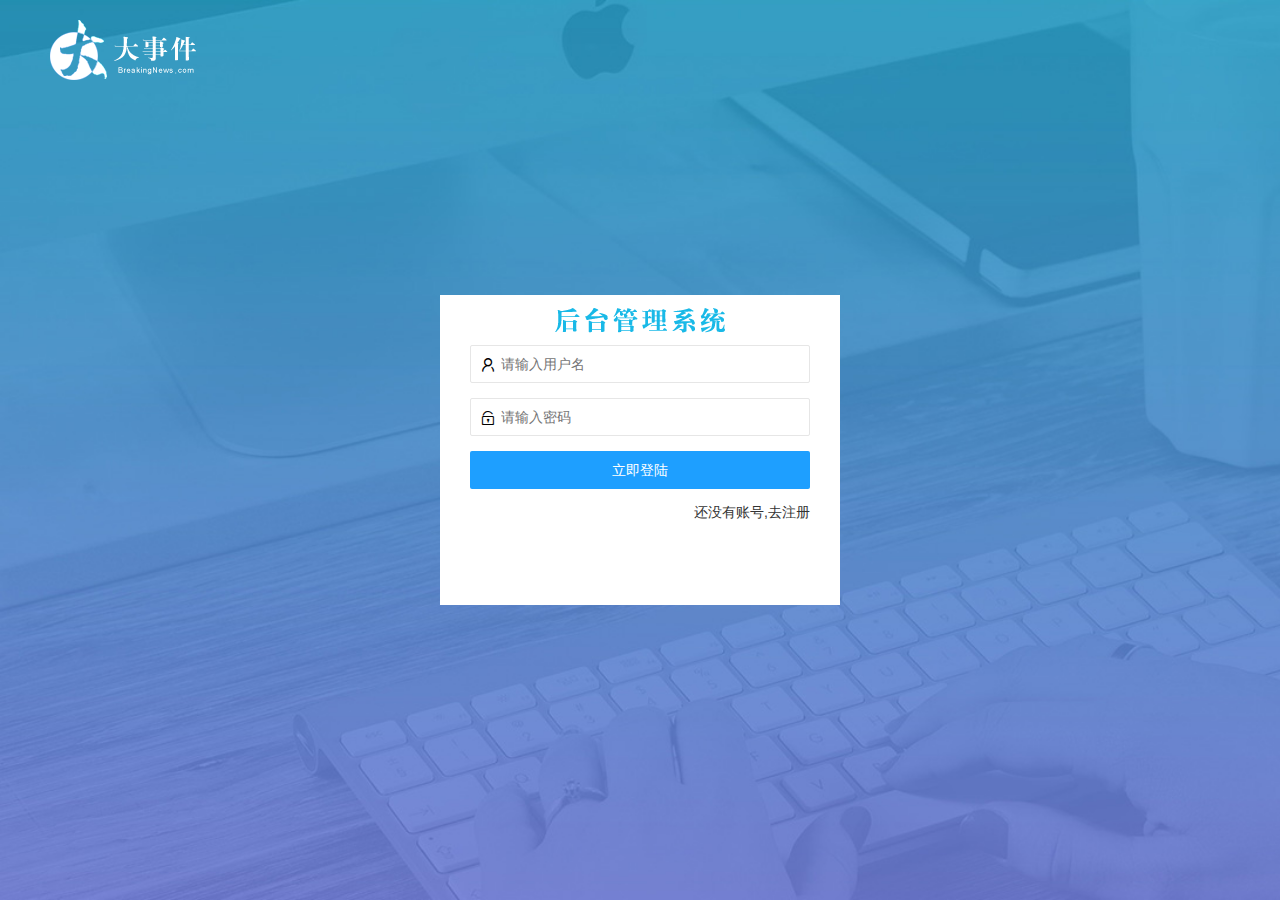
<file: index.html>
<SCRipt>
  if (localStorage.getItem('token') === null) {
    location.href = "/login.html"
  }
</SCRipt>

<!DOCTYPE html>
<html lang="en">

<head>
  <meta charset="UTF-8" />
  <meta name="viewport" content="width=device-width, initial-scale=1.0" />
  <title>hk大事件-后台首页</title>
  <link rel="stylesheet" href="/assets/lib/layui/css/layui.css" />
  <link rel="stylesheet" href="/assets/css/index.css" />

  <script src="/assets/lib/jquery.js"></script>

  <script src="/assets/js/index.js"></script>
</head>

<body class="layui-layout-body">
  <div class="layui-layout layui-layout-admin">
    <div class="layui-header">
      <div class="layui-logo">
        <img src="/assets/images/logo.png" alt="" />
      </div>
      <ul class="layui-nav layui-layout-right">
        <li class="layui-nav-item">
          <a href="javascript:;">
            <span class="text-Icon">H</span>
            <img src="http://t.cn/RCzsdCq" class="layui-nav-img" />
            <span class="myname">个人中心</span>
            <dl class="layui-nav-child">
              <dd>
                <a href="javascript:;">基本资料</a>
              </dd>
              <dd>
                <a href="javascript:;">更换头像</a>
              </dd>
              <dd>
                <a href="javascript:;">重置密码</a>
              </dd>
              <!-- <dd><a href="">超链接</a></dd> -->
            </dl>
          </a>
          <!-- <dl class="layui-nav-child">
            <dd><a href="">基本资料</a></dd>
            <dd><a href="">安全设置</a></dd>
          </dl> -->
        </li>
        <li class="layui-nav-item">
          <a href="javascript:;" class="logout"><i class="layui-icon layui-icon-logout "></i>退出</a>
        </li>
      </ul>
    </div>

    <div class="layui-side layui-bg-black">
      <div class="layui-side-scroll">
        <div class="userinfo">
          <div href="javascript:;" class="userInfo">
            <span class="text-Icon">H</span>
            <img src="http://t.cn/RCzsdCq" class="layui-nav-img" />
            欢迎 <span class="myname">Hiking</span>
          </div>
        </div>
        <!-- 左侧导航区域（可配合layui已有的垂直导航） -->
        <ul class="layui-nav layui-nav-tree" lay-filter="test" lay-shrink="all">
          <li class="layui-nav-item layui-this">
            <a href=""><i class="layui-icon layui-icon-home"></i>首页</a>
          </li>
          <li class="layui-nav-item">
            <a class="" href="javascript:;"><i class="layui-icon layui-icon-read"></i> 文章管理</a>
            <dl class="layui-nav-child">
              <dd>
                <a href="javascript:;"><i class="layui-icon layui-icon-form"></i>文章类别</a>
              </dd>
              <dd>
                <a href="javascript:;"><i class="layui-icon layui-icon-form"></i>文章列表</a>
              </dd>
              <dd>
                <a href="javascript:;"><i class="layui-icon layui-icon-form"></i>发表文章</a>
              </dd>
              <!-- <dd><a href="">超链接</a></dd> -->
            </dl>
          </li>
          <li class="layui-nav-item">
            <a href="javascript:;"><i class="layui-icon layui-icon-username"></i> 个人中心</a>
            <dl class="layui-nav-child">
              <dd>
                <a href="javascript:;"><i class="layui-icon layui-icon-app"></i> 基本资料</a>
              </dd>
              <dd>
                <a href="javascript:;"><i class="layui-icon layui-icon-app"></i> 更换头像</a>
              </dd>
              <dd>
                <a href="javascript:;"><i class="layui-icon layui-icon-app"></i> 重置密码</a>
              </dd>
              <!-- <dd><a href="">超链接</a></dd> -->
            </dl>
          </li>
        </ul>
      </div>
    </div>

    <div class="layui-body">
      <!-- 内容主体区域 -->
      <div style="padding: 15px;">内容主体区域</div>
    </div>

    <div class="layui-footer">
      <!-- 底部固定区域 -->
      © layui.com - 底部固定区域
    </div>
  </div>
  <!-- <script src="../src/layui.js"></script> -->
  <!-- <script>
    //JavaScript代码区域
    layui.use("element", function () {
      var element = layui.element;
    });
  </script> -->
  <script src="/assets/lib/layui/layui.all.js"></script>
</body>

</html>
</file>
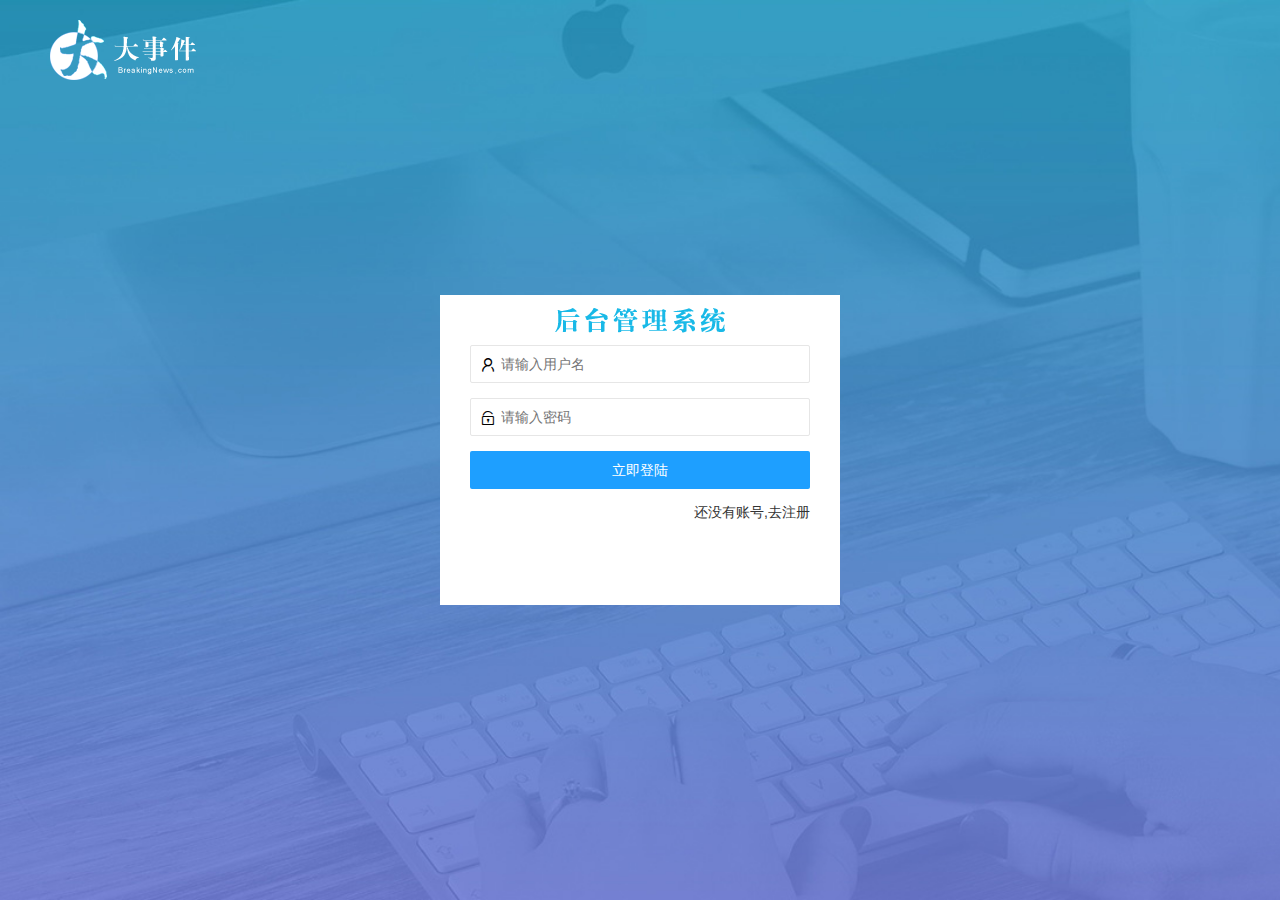
<file: login.html>
<!DOCTYPE html>
<html lang="en">

<head>
  <meta charset="UTF-8" />
  <meta name="viewport" content="width=device-width, initial-scale=1.0" />
  <title>hk登陆页</title>
  <link rel="stylesheet" href="/assets/lib/layui/css/layui.css" />
  <link rel="stylesheet" href="/assets/css/login.css" />

  <script src="/assets/lib/jquery.js"></script>
  <script src="/assets/lib/layui/layui.all.js"></script>
  <script src="/assets/js/login.js"></script>
</head>

<body>
  <!--  logo-->
  <div class="logo">
    <img src="./assets/images/logo.png" alt="" />
  </div>

  <!-- 登陆 -->
  <div class="login">
    <!-- 后台标题 -->
    <div class="title"></div>
    <form class="layui-form" action="">
      <!-- 账号 -->
      <div class="layui-form-item">
        <i class="layui-icon layui-icon-username"></i>
        <input type="text" name="username" required lay-verify="required" placeholder="请输入用户名" autocomplete="off"
          class="layui-input" />
      </div>

      <!-- 密码 -->
      <div class="layui-form-item">
        <i class="layui-icon layui-icon-password"></i>
        <input type="password" name="password" required lay-verify="required" placeholder="请输入密码" autocomplete="off"
          class="layui-input" />
      </div>

      <!-- 登陆 -->
      <div class="layui-form-item">
        <button class="layui-btn layui-bg-blue layui-btn-fluid" lay-submit lay-filter="formDemo">
          立即登陆
        </button>
      </div>

      <!-- 去超链接注册 -->
      <div>
        <a href="javascript:;" class="goto-register">还没有账号,去注册</a>
      </div>
    </form>
  </div>

  <!-- 注册 -->
  <div class="register">
    <form class="layui-form" action="">
      <!-- 后台标题 -->
      <div class="title"></div>
      <!-- 账号 -->
      <div class="layui-form-item">
        <i class="layui-icon layui-icon-username"></i>
        <input type="text" name="username" required lay-verify="required" placeholder="请输入用户名" autocomplete="off"
          class="layui-input" />
      </div>

      <!-- 密码 -->
      <div class="layui-form-item">
        <i class="layui-icon layui-icon-password"></i>
        <input type="password" name="password" required lay-verify="required|len" placeholder="请输入密码" autocomplete="off"
          class="layui-input pass" />
      </div>

      <!-- 再次确认密码 -->
      <div class="layui-form-item">
        <i class="layui-icon layui-icon-password"></i>
        <input type="password" required lay-verify="required|same" placeholder="再次确认密码" autocomplete="off"
          class="layui-input" />
      </div>

      <!-- 登陆 -->
      <div class="layui-form-item">
        <button class="layui-btn layui-bg-blue layui-btn-fluid" lay-submit lay-filter="formDemo">
          注册
        </button>
      </div>

      <!-- 去超链接 登陆 -->
      <div>
        <a href="javascript:;" class="goto-login">已有账号,去登陆</a>
      </div>
    </form>
  </div>
</body>

</html>
</file>
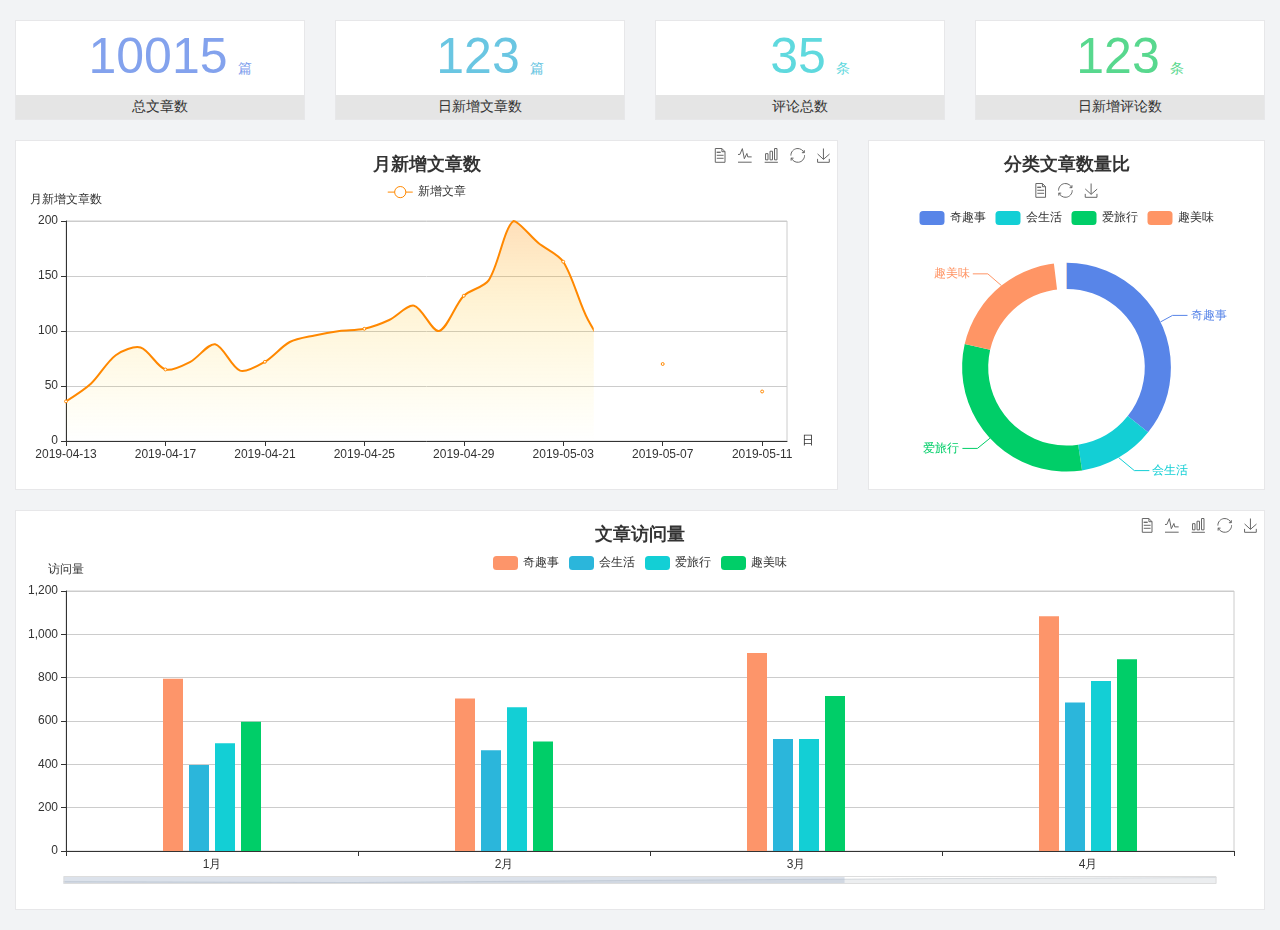
<file: home/dashboard.html>
<!DOCTYPE html>
<html lang="en">

<head>
  <meta charset="UTF-8">
  <meta name="viewport" content="width=device-width, initial-scale=1.0">
  <meta http-equiv="X-UA-Compatible" content="ie=edge">
  <title>图表统计</title>
  <link rel="stylesheet" href="../../assets/lib/bootstrap.css" />
  <link rel="stylesheet" href="../../assets/lib/main.css" />
  <script src="../../assets/lib/jquery.js"></script>
  <script type="text/javascript" src="../../assets/lib/echarts.min.js"></script>
</head>

<body>
  <div class="container-fluid">
    <div class="row spannel_list">
      <div class="col-sm-3 col-xs-6">
        <div class="spannel">
          <em>10015</em><span>篇</span>
          <b>总文章数</b>
        </div>
      </div>
      <div class="col-sm-3 col-xs-6">
        <div class="spannel scolor01">
          <em>123</em><span>篇</span>
          <b>日新增文章数</b>
        </div>
      </div>
      <div class="col-sm-3 col-xs-6">
        <div class="spannel scolor02">
          <em>35</em><span>条</span>
          <b>评论总数</b>
        </div>
      </div>
      <div class="col-sm-3 col-xs-6">
        <div class="spannel scolor03">
          <em>123</em><span>条</span>
          <b>日新增评论数</b>
        </div>
      </div>
    </div>
  </div>

  <div class="container-fluid">
    <div class="row curve-pie">
      <div class="col-lg-8 col-md-8">
        <div class="gragh_pannel" id="curve_show"></div>
      </div>
      <div class="col-lg-4 col-md-4">
        <div class="gragh_pannel" id="pie_show"></div>
      </div>
    </div>
  </div>

  <div class="container-fluid">
    <div class="column_pannel" id="column_show"></div>
  </div>

  <script>
    var oChart = echarts.init(document.getElementById('curve_show'));
    var aList_all = [
      { 'count': 36, 'date': '2019-04-13' },
      { 'count': 52, 'date': '2019-04-14' },
      { 'count': 78, 'date': '2019-04-15' },
      { 'count': 85, 'date': '2019-04-16' },
      { 'count': 65, 'date': '2019-04-17' },
      { 'count': 72, 'date': '2019-04-18' },
      { 'count': 88, 'date': '2019-04-19' },
      { 'count': 64, 'date': '2019-04-20' },
      { 'count': 72, 'date': '2019-04-21' },
      { 'count': 90, 'date': '2019-04-22' },
      { 'count': 96, 'date': '2019-04-23' },
      { 'count': 100, 'date': '2019-04-24' },
      { 'count': 102, 'date': '2019-04-25' },
      { 'count': 110, 'date': '2019-04-26' },
      { 'count': 123, 'date': '2019-04-27' },
      { 'count': 100, 'date': '2019-04-28' },
      { 'count': 132, 'date': '2019-04-29' },
      { 'count': 146, 'date': '2019-04-30' },
      { 'count': 200, 'date': '2019-05-01' },
      { 'count': 180, 'date': '2019-05-02' },
      { 'count': 163, 'date': '2019-05-03' },
      { 'count': 110, 'date': '2019-05-04' },
      { 'count': 80, 'date': '2019-05-05' },
      { 'count': 82, 'date': '2019-05-06' },
      { 'count': 70, 'date': '2019-05-07' },
      { 'count': 65, 'date': '2019-05-08' },
      { 'count': 54, 'date': '2019-05-09' },
      { 'count': 40, 'date': '2019-05-10' },
      { 'count': 45, 'date': '2019-05-11' },
      { 'count': 38, 'date': '2019-05-12' },
    ];

    let aCount = [];
    let aDate = [];

    for (var i = 0; i < aList_all.length; i++) {
      aCount.push(aList_all[i].count);
      aDate.push(aList_all[i].date);
    }

    var chartopt = {
      title: {
        text: '月新增文章数',
        left: 'center',
        top: '10'
      },
      tooltip: {
        trigger: 'axis'
      },
      legend: {
        data: ['新增文章'],
        top: '40'
      },
      toolbox: {
        show: true,
        feature: {
          mark: { show: true },
          dataView: { show: true, readOnly: false },
          magicType: { show: true, type: ['line', 'bar'] },
          restore: { show: true },
          saveAsImage: { show: true }
        }
      },
      calculable: true,
      xAxis: [
        {
          name: '日',
          type: 'category',
          boundaryGap: false,
          data: aDate
        }
      ],
      yAxis: [
        {
          name: '月新增文章数',
          type: 'value'
        }
      ],
      series: [
        {
          name: '新增文章',
          type: 'line',
          smooth: true,
          itemStyle: { normal: { areaStyle: { type: 'default' }, color: '#f80' }, lineStyle: { color: '#f80' } },
          data: aCount
        }],
      areaStyle: {
        normal: {
          color: new echarts.graphic.LinearGradient(0, 0, 0, 1, [{
            offset: 0,
            color: 'rgba(255,136,0,0.39)'
          }, {
            offset: .34,
            color: 'rgba(255,180,0,0.25)'
          }, {
            offset: 1,
            color: 'rgba(255,222,0,0.00)'
          }])

        }
      },
      grid: {
        show: true,
        x: 50,
        x2: 50,
        y: 80,
        height: 220
      }
    };

    oChart.setOption(chartopt);


    var oPie = echarts.init(document.getElementById('pie_show'));
    var oPieopt =
    {
      title: {
        top: 10,
        text: '分类文章数量比',
        x: 'center'
      },
      tooltip: {
        trigger: 'item',
        formatter: "{a} <br/>{b} : {c} ({d}%)"
      },
      color: ['#5885e8', '#13cfd5', '#00ce68', '#ff9565'],
      legend: {
        x: 'center',
        top: 65,
        data: ['奇趣事', '会生活', '爱旅行', '趣美味']
      },
      toolbox: {
        show: true,
        x: 'center',
        top: 35,
        feature: {
          mark: { show: true },
          dataView: { show: true, readOnly: false },
          magicType: {
            show: true,
            type: ['pie', 'funnel'],
            option: {
              funnel: {
                x: '25%',
                width: '50%',
                funnelAlign: 'left',
                max: 1548
              }
            }
          },
          restore: { show: true },
          saveAsImage: { show: true }
        }
      },
      calculable: true,
      series: [
        {
          name: '访问来源',
          type: 'pie',
          radius: ['45%', '60%'],
          center: ['50%', '65%'],
          data: [
            { value: 300, name: '奇趣事' },
            { value: 100, name: '会生活' },
            { value: 260, name: '爱旅行' },
            { value: 180, name: '趣美味' }
          ]
        }
      ]
    };
    oPie.setOption(oPieopt);



    var oColumn = this.echarts.init(document.getElementById('column_show'));
    var oColumnopt =
    {
      title: {
        text: '文章访问量',
        left: 'center',
        top: '10'
      },
      tooltip: {
        trigger: 'axis'
      },
      legend: {
        data: ['奇趣事', '会生活', '爱旅行', '趣美味'],
        top: '40'
      },
      toolbox: {
        show: true,
        feature: {
          mark: { show: true },
          dataView: { show: true, readOnly: false },
          magicType: { show: true, type: ['line', 'bar'] },
          restore: { show: true },
          saveAsImage: { show: true }
        }
      },
      calculable: true,
      xAxis: [
        {
          type: 'category',
          data: ['1月', '2月', '3月', '4月', '5月']
        }
      ],
      yAxis: [
        {
          name: '访问量',
          type: 'value'
        }
      ],
      series: [
        {
          name: '奇趣事',
          type: 'bar',
          barWidth: 20,
          itemStyle: {
            normal: { areaStyle: { type: 'default' }, color: '#fd956a' }
          },
          data: [800, 708, 920, 1090, 1200]
        },
        {
          name: '会生活',
          type: 'bar',
          barWidth: 20,
          itemStyle: {
            normal: { areaStyle: { type: 'default' }, color: '#2bb6db' }
          },
          data: [400, 468, 520, 690, 800]
        },
        {
          name: '爱旅行',
          type: 'bar',
          barWidth: 20,
          itemStyle: {
            normal: { areaStyle: { type: 'default' }, color: '#13cfd5' }
          },
          data: [500, 668, 520, 790, 900]
        },
        {
          name: '趣美味',
          type: 'bar',
          barWidth: 20,
          itemStyle: {
            normal: { areaStyle: { type: 'default' }, color: '#00ce68' }
          },
          data: [600, 508, 720, 890, 1000]
        }
      ],
      grid: {
        show: true,
        x: 50,
        x2: 30,
        y: 80,
        height: 260
      },
      dataZoom: [//给x轴设置滚动条
        {
          start: 0,//默认为0
          end: 100 - 1000 / 31,//默认为100
          type: 'slider',
          show: true,
          xAxisIndex: [0],
          handleSize: 0,//滑动条的 左右2个滑动条的大小
          height: 8,//组件高度
          left: 45, //左边的距离
          right: 50,//右边的距离
          bottom: 26,//右边的距离
          handleColor: '#ddd',//h滑动图标的颜色
          handleStyle: {
            borderColor: "#cacaca",
            borderWidth: "1",
            shadowBlur: 2,
            background: "#ddd",
            shadowColor: "#ddd",
          }
        }]
    };
    oColumn.setOption(oColumnopt);
  </script>
</body>

</html>
</file>
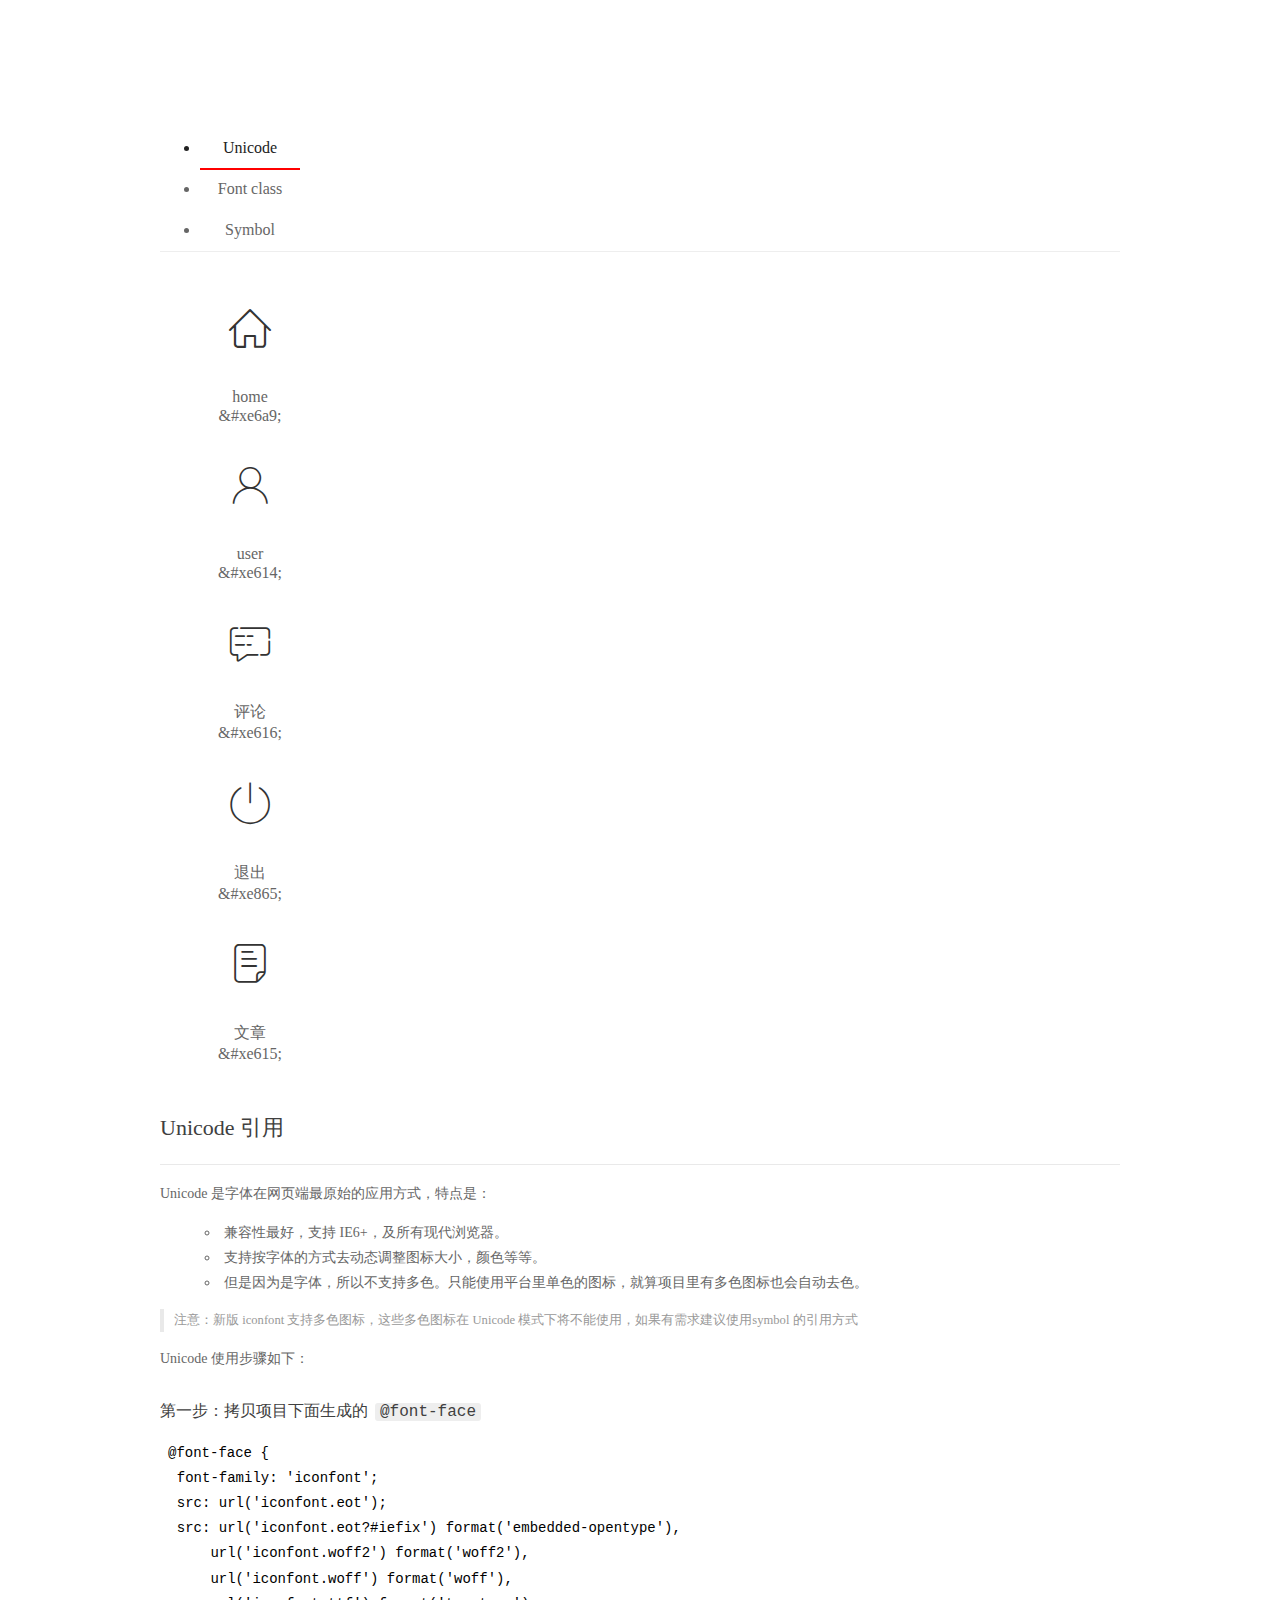
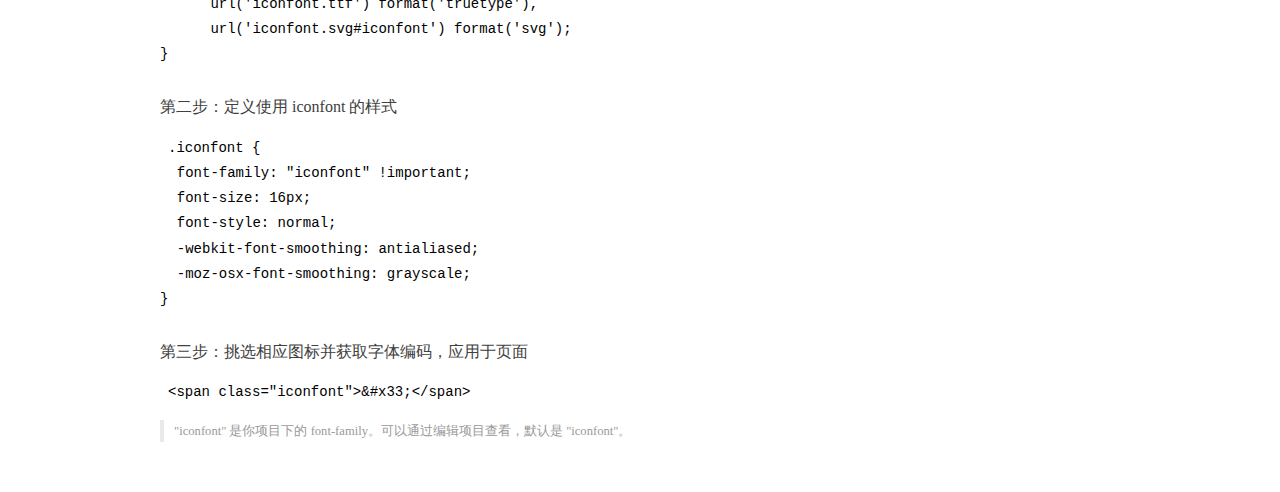
<file: assets/fonts/demo_index.html>
<!DOCTYPE html>
<html>
<head>
  <meta charset="utf-8"/>
  <title>IconFont Demo</title>
  <link rel="shortcut icon" href="https://gtms04.alicdn.com/tps/i4/TB1_oz6GVXXXXaFXpXXJDFnIXXX-64-64.ico" type="image/x-icon"/>
  <link rel="stylesheet" href="https://g.alicdn.com/thx/cube/1.3.2/cube.min.css">
  <link rel="stylesheet" href="demo.css">
  <link rel="stylesheet" href="iconfont.css">
  <script src="iconfont.js"></script>
  <!-- jQuery -->
  <script src="https://a1.alicdn.com/oss/uploads/2018/12/26/7bfddb60-08e8-11e9-9b04-53e73bb6408b.js"></script>
  <!-- 代码高亮 -->
  <script src="https://a1.alicdn.com/oss/uploads/2018/12/26/a3f714d0-08e6-11e9-8a15-ebf944d7534c.js"></script>
</head>
<body>
  <div class="main">
    <h1 class="logo"><a href="https://www.iconfont.cn/" title="iconfont 首页" target="_blank">&#xe86b;</a></h1>
    <div class="nav-tabs">
      <ul id="tabs" class="dib-box">
        <li class="dib active"><span>Unicode</span></li>
        <li class="dib"><span>Font class</span></li>
        <li class="dib"><span>Symbol</span></li>
      </ul>
      
    </div>
    <div class="tab-container">
      <div class="content unicode" style="display: block;">
          <ul class="icon_lists dib-box">
          
            <li class="dib">
              <span class="icon iconfont">&#xe6a9;</span>
                <div class="name">home</div>
                <div class="code-name">&amp;#xe6a9;</div>
              </li>
          
            <li class="dib">
              <span class="icon iconfont">&#xe614;</span>
                <div class="name">user</div>
                <div class="code-name">&amp;#xe614;</div>
              </li>
          
            <li class="dib">
              <span class="icon iconfont">&#xe616;</span>
                <div class="name">评论</div>
                <div class="code-name">&amp;#xe616;</div>
              </li>
          
            <li class="dib">
              <span class="icon iconfont">&#xe865;</span>
                <div class="name">退出</div>
                <div class="code-name">&amp;#xe865;</div>
              </li>
          
            <li class="dib">
              <span class="icon iconfont">&#xe615;</span>
                <div class="name">文章</div>
                <div class="code-name">&amp;#xe615;</div>
              </li>
          
          </ul>
          <div class="article markdown">
          <h2 id="unicode-">Unicode 引用</h2>
          <hr>

          <p>Unicode 是字体在网页端最原始的应用方式，特点是：</p>
          <ul>
            <li>兼容性最好，支持 IE6+，及所有现代浏览器。</li>
            <li>支持按字体的方式去动态调整图标大小，颜色等等。</li>
            <li>但是因为是字体，所以不支持多色。只能使用平台里单色的图标，就算项目里有多色图标也会自动去色。</li>
          </ul>
          <blockquote>
            <p>注意：新版 iconfont 支持多色图标，这些多色图标在 Unicode 模式下将不能使用，如果有需求建议使用symbol 的引用方式</p>
          </blockquote>
          <p>Unicode 使用步骤如下：</p>
          <h3 id="-font-face">第一步：拷贝项目下面生成的 <code>@font-face</code></h3>
<pre><code class="language-css"
>@font-face {
  font-family: 'iconfont';
  src: url('iconfont.eot');
  src: url('iconfont.eot?#iefix') format('embedded-opentype'),
      url('iconfont.woff2') format('woff2'),
      url('iconfont.woff') format('woff'),
      url('iconfont.ttf') format('truetype'),
      url('iconfont.svg#iconfont') format('svg');
}
</code></pre>
          <h3 id="-iconfont-">第二步：定义使用 iconfont 的样式</h3>
<pre><code class="language-css"
>.iconfont {
  font-family: "iconfont" !important;
  font-size: 16px;
  font-style: normal;
  -webkit-font-smoothing: antialiased;
  -moz-osx-font-smoothing: grayscale;
}
</code></pre>
          <h3 id="-">第三步：挑选相应图标并获取字体编码，应用于页面</h3>
<pre>
<code class="language-html"
>&lt;span class="iconfont"&gt;&amp;#x33;&lt;/span&gt;
</code></pre>
          <blockquote>
            <p>"iconfont" 是你项目下的 font-family。可以通过编辑项目查看，默认是 "iconfont"。</p>
          </blockquote>
          </div>
      </div>
      <div class="content font-class">
        <ul class="icon_lists dib-box">
          
          <li class="dib">
            <span class="icon iconfont icon-home"></span>
            <div class="name">
              home
            </div>
            <div class="code-name">.icon-home
            </div>
          </li>
          
          <li class="dib">
            <span class="icon iconfont icon-user"></span>
            <div class="name">
              user
            </div>
            <div class="code-name">.icon-user
            </div>
          </li>
          
          <li class="dib">
            <span class="icon iconfont icon-pinglun"></span>
            <div class="name">
              评论
            </div>
            <div class="code-name">.icon-pinglun
            </div>
          </li>
          
          <li class="dib">
            <span class="icon iconfont icon-tuichu"></span>
            <div class="name">
              退出
            </div>
            <div class="code-name">.icon-tuichu
            </div>
          </li>
          
          <li class="dib">
            <span class="icon iconfont icon-16"></span>
            <div class="name">
              文章
            </div>
            <div class="code-name">.icon-16
            </div>
          </li>
          
        </ul>
        <div class="article markdown">
        <h2 id="font-class-">font-class 引用</h2>
        <hr>

        <p>font-class 是 Unicode 使用方式的一种变种，主要是解决 Unicode 书写不直观，语意不明确的问题。</p>
        <p>与 Unicode 使用方式相比，具有如下特点：</p>
        <ul>
          <li>兼容性良好，支持 IE8+，及所有现代浏览器。</li>
          <li>相比于 Unicode 语意明确，书写更直观。可以很容易分辨这个 icon 是什么。</li>
          <li>因为使用 class 来定义图标，所以当要替换图标时，只需要修改 class 里面的 Unicode 引用。</li>
          <li>不过因为本质上还是使用的字体，所以多色图标还是不支持的。</li>
        </ul>
        <p>使用步骤如下：</p>
        <h3 id="-fontclass-">第一步：引入项目下面生成的 fontclass 代码：</h3>
<pre><code class="language-html">&lt;link rel="stylesheet" href="./iconfont.css"&gt;
</code></pre>
        <h3 id="-">第二步：挑选相应图标并获取类名，应用于页面：</h3>
<pre><code class="language-html">&lt;span class="iconfont icon-xxx"&gt;&lt;/span&gt;
</code></pre>
        <blockquote>
          <p>"
            iconfont" 是你项目下的 font-family。可以通过编辑项目查看，默认是 "iconfont"。</p>
        </blockquote>
      </div>
      </div>
      <div class="content symbol">
          <ul class="icon_lists dib-box">
          
            <li class="dib">
                <svg class="icon svg-icon" aria-hidden="true">
                  <use xlink:href="#icon-home"></use>
                </svg>
                <div class="name">home</div>
                <div class="code-name">#icon-home</div>
            </li>
          
            <li class="dib">
                <svg class="icon svg-icon" aria-hidden="true">
                  <use xlink:href="#icon-user"></use>
                </svg>
                <div class="name">user</div>
                <div class="code-name">#icon-user</div>
            </li>
          
            <li class="dib">
                <svg class="icon svg-icon" aria-hidden="true">
                  <use xlink:href="#icon-pinglun"></use>
                </svg>
                <div class="name">评论</div>
                <div class="code-name">#icon-pinglun</div>
            </li>
          
            <li class="dib">
                <svg class="icon svg-icon" aria-hidden="true">
                  <use xlink:href="#icon-tuichu"></use>
                </svg>
                <div class="name">退出</div>
                <div class="code-name">#icon-tuichu</div>
            </li>
          
            <li class="dib">
                <svg class="icon svg-icon" aria-hidden="true">
                  <use xlink:href="#icon-16"></use>
                </svg>
                <div class="name">文章</div>
                <div class="code-name">#icon-16</div>
            </li>
          
          </ul>
          <div class="article markdown">
          <h2 id="symbol-">Symbol 引用</h2>
          <hr>

          <p>这是一种全新的使用方式，应该说这才是未来的主流，也是平台目前推荐的用法。相关介绍可以参考这篇<a href="">文章</a>
            这种用法其实是做了一个 SVG 的集合，与另外两种相比具有如下特点：</p>
          <ul>
            <li>支持多色图标了，不再受单色限制。</li>
            <li>通过一些技巧，支持像字体那样，通过 <code>font-size</code>, <code>color</code> 来调整样式。</li>
            <li>兼容性较差，支持 IE9+，及现代浏览器。</li>
            <li>浏览器渲染 SVG 的性能一般，还不如 png。</li>
          </ul>
          <p>使用步骤如下：</p>
          <h3 id="-symbol-">第一步：引入项目下面生成的 symbol 代码：</h3>
<pre><code class="language-html">&lt;script src="./iconfont.js"&gt;&lt;/script&gt;
</code></pre>
          <h3 id="-css-">第二步：加入通用 CSS 代码（引入一次就行）：</h3>
<pre><code class="language-html">&lt;style&gt;
.icon {
  width: 1em;
  height: 1em;
  vertical-align: -0.15em;
  fill: currentColor;
  overflow: hidden;
}
&lt;/style&gt;
</code></pre>
          <h3 id="-">第三步：挑选相应图标并获取类名，应用于页面：</h3>
<pre><code class="language-html">&lt;svg class="icon" aria-hidden="true"&gt;
  &lt;use xlink:href="#icon-xxx"&gt;&lt;/use&gt;
&lt;/svg&gt;
</code></pre>
          </div>
      </div>

    </div>
  </div>
  <script>
  $(document).ready(function () {
      $('.tab-container .content:first').show()

      $('#tabs li').click(function (e) {
        var tabContent = $('.tab-container .content')
        var index = $(this).index()

        if ($(this).hasClass('active')) {
          return
        } else {
          $('#tabs li').removeClass('active')
          $(this).addClass('active')

          tabContent.hide().eq(index).fadeIn()
        }
      })
    })
  </script>
</body>
</html>
</file>
<file: assets/lib/layui/css/layui.css>
/** layui-v2.5.6 MIT License By https://www.layui.com */
 .layui-inline,img{display:inline-block;vertical-align:middle}h1,h2,h3,h4,h5,h6{font-weight:400}.layui-edge,.layui-header,.layui-inline,.layui-main{position:relative}.layui-body,.layui-edge,.layui-elip{overflow:hidden}.layui-btn,.layui-edge,.layui-inline,img{vertical-align:middle}.layui-btn,.layui-disabled,.layui-icon,.layui-unselect{-moz-user-select:none;-webkit-user-select:none;-ms-user-select:none}.layui-elip,.layui-form-checkbox span,.layui-form-pane .layui-form-label{text-overflow:ellipsis;white-space:nowrap}.layui-breadcrumb,.layui-tree-btnGroup{visibility:hidden}blockquote,body,button,dd,div,dl,dt,form,h1,h2,h3,h4,h5,h6,input,li,ol,p,pre,td,textarea,th,ul{margin:0;padding:0;-webkit-tap-highlight-color:rgba(0,0,0,0)}a:active,a:hover{outline:0}img{border:none}li{list-style:none}table{border-collapse:collapse;border-spacing:0}h4,h5,h6{font-size:100%}button,input,optgroup,option,select,textarea{font-family:inherit;font-size:inherit;font-style:inherit;font-weight:inherit;outline:0}pre{white-space:pre-wrap;white-space:-moz-pre-wrap;white-space:-pre-wrap;white-space:-o-pre-wrap;word-wrap:break-word}body{line-height:24px;font:14px Helvetica Neue,Helvetica,PingFang SC,Tahoma,Arial,sans-serif}hr{height:1px;margin:10px 0;border:0;clear:both}a{color:#333;text-decoration:none}a:hover{color:#777}a cite{font-style:normal;*cursor:pointer}.layui-border-box,.layui-border-box *{box-sizing:border-box}.layui-box,.layui-box *{box-sizing:content-box}.layui-clear{clear:both;*zoom:1}.layui-clear:after{content:'\20';clear:both;*zoom:1;display:block;height:0}.layui-inline{*display:inline;*zoom:1}.layui-edge{display:inline-block;width:0;height:0;border-width:6px;border-style:dashed;border-color:transparent}.layui-edge-top{top:-4px;border-bottom-color:#999;border-bottom-style:solid}.layui-edge-right{border-left-color:#999;border-left-style:solid}.layui-edge-bottom{top:2px;border-top-color:#999;border-top-style:solid}.layui-edge-left{border-right-color:#999;border-right-style:solid}.layui-disabled,.layui-disabled:hover{color:#d2d2d2!important;cursor:not-allowed!important}.layui-circle{border-radius:100%}.layui-show{display:block!important}.layui-hide{display:none!important}@font-face{font-family:layui-icon;src:url(../font/iconfont.eot?v=256);src:url(../font/iconfont.eot?v=256#iefix) format('embedded-opentype'),url(../font/iconfont.woff2?v=256) format('woff2'),url(../font/iconfont.woff?v=256) format('woff'),url(../font/iconfont.ttf?v=256) format('truetype'),url(../font/iconfont.svg?v=256#layui-icon) format('svg')}.layui-icon{font-family:layui-icon!important;font-size:16px;font-style:normal;-webkit-font-smoothing:antialiased;-moz-osx-font-smoothing:grayscale}.layui-icon-reply-fill:before{content:"\e611"}.layui-icon-set-fill:before{content:"\e614"}.layui-icon-menu-fill:before{content:"\e60f"}.layui-icon-search:before{content:"\e615"}.layui-icon-share:before{content:"\e641"}.layui-icon-set-sm:before{content:"\e620"}.layui-icon-engine:before{content:"\e628"}.layui-icon-close:before{content:"\1006"}.layui-icon-close-fill:before{content:"\1007"}.layui-icon-chart-screen:before{content:"\e629"}.layui-icon-star:before{content:"\e600"}.layui-icon-circle-dot:before{content:"\e617"}.layui-icon-chat:before{content:"\e606"}.layui-icon-release:before{content:"\e609"}.layui-icon-list:before{content:"\e60a"}.layui-icon-chart:before{content:"\e62c"}.layui-icon-ok-circle:before{content:"\1005"}.layui-icon-layim-theme:before{content:"\e61b"}.layui-icon-table:before{content:"\e62d"}.layui-icon-right:before{content:"\e602"}.layui-icon-left:before{content:"\e603"}.layui-icon-cart-simple:before{content:"\e698"}.layui-icon-face-cry:before{content:"\e69c"}.layui-icon-face-smile:before{content:"\e6af"}.layui-icon-survey:before{content:"\e6b2"}.layui-icon-tree:before{content:"\e62e"}.layui-icon-ie:before{content:"\e7bb"}.layui-icon-upload-circle:before{content:"\e62f"}.layui-icon-add-circle:before{content:"\e61f"}.layui-icon-download-circle:before{content:"\e601"}.layui-icon-templeate-1:before{content:"\e630"}.layui-icon-util:before{content:"\e631"}.layui-icon-face-surprised:before{content:"\e664"}.layui-icon-edit:before{content:"\e642"}.layui-icon-speaker:before{content:"\e645"}.layui-icon-down:before{content:"\e61a"}.layui-icon-file:before{content:"\e621"}.layui-icon-layouts:before{content:"\e632"}.layui-icon-rate-half:before{content:"\e6c9"}.layui-icon-add-circle-fine:before{content:"\e608"}.layui-icon-prev-circle:before{content:"\e633"}.layui-icon-read:before{content:"\e705"}.layui-icon-404:before{content:"\e61c"}.layui-icon-carousel:before{content:"\e634"}.layui-icon-help:before{content:"\e607"}.layui-icon-code-circle:before{content:"\e635"}.layui-icon-windows:before{content:"\e67f"}.layui-icon-water:before{content:"\e636"}.layui-icon-username:before{content:"\e66f"}.layui-icon-find-fill:before{content:"\e670"}.layui-icon-about:before{content:"\e60b"}.layui-icon-location:before{content:"\e715"}.layui-icon-up:before{content:"\e619"}.layui-icon-pause:before{content:"\e651"}.layui-icon-date:before{content:"\e637"}.layui-icon-layim-uploadfile:before{content:"\e61d"}.layui-icon-delete:before{content:"\e640"}.layui-icon-play:before{content:"\e652"}.layui-icon-top:before{content:"\e604"}.layui-icon-firefox:before{content:"\e686"}.layui-icon-friends:before{content:"\e612"}.layui-icon-refresh-3:before{content:"\e9aa"}.layui-icon-ok:before{content:"\e605"}.layui-icon-layer:before{content:"\e638"}.layui-icon-face-smile-fine:before{content:"\e60c"}.layui-icon-dollar:before{content:"\e659"}.layui-icon-group:before{content:"\e613"}.layui-icon-layim-download:before{content:"\e61e"}.layui-icon-picture-fine:before{content:"\e60d"}.layui-icon-link:before{content:"\e64c"}.layui-icon-diamond:before{content:"\e735"}.layui-icon-log:before{content:"\e60e"}.layui-icon-key:before{content:"\e683"}.layui-icon-rate-solid:before{content:"\e67a"}.layui-icon-fonts-del:before{content:"\e64f"}.layui-icon-unlink:before{content:"\e64d"}.layui-icon-fonts-clear:before{content:"\e639"}.layui-icon-triangle-r:before{content:"\e623"}.layui-icon-circle:before{content:"\e63f"}.layui-icon-radio:before{content:"\e643"}.layui-icon-align-center:before{content:"\e647"}.layui-icon-align-right:before{content:"\e648"}.layui-icon-align-left:before{content:"\e649"}.layui-icon-loading-1:before{content:"\e63e"}.layui-icon-return:before{content:"\e65c"}.layui-icon-fonts-strong:before{content:"\e62b"}.layui-icon-upload:before{content:"\e67c"}.layui-icon-dialogue:before{content:"\e63a"}.layui-icon-video:before{content:"\e6ed"}.layui-icon-headset:before{content:"\e6fc"}.layui-icon-cellphone-fine:before{content:"\e63b"}.layui-icon-add-1:before{content:"\e654"}.layui-icon-face-smile-b:before{content:"\e650"}.layui-icon-fonts-html:before{content:"\e64b"}.layui-icon-screen-full:before{content:"\e622"}.layui-icon-form:before{content:"\e63c"}.layui-icon-cart:before{content:"\e657"}.layui-icon-camera-fill:before{content:"\e65d"}.layui-icon-tabs:before{content:"\e62a"}.layui-icon-heart-fill:before{content:"\e68f"}.layui-icon-fonts-code:before{content:"\e64e"}.layui-icon-ios:before{content:"\e680"}.layui-icon-at:before{content:"\e687"}.layui-icon-fire:before{content:"\e756"}.layui-icon-set:before{content:"\e716"}.layui-icon-fonts-u:before{content:"\e646"}.layui-icon-triangle-d:before{content:"\e625"}.layui-icon-tips:before{content:"\e702"}.layui-icon-picture:before{content:"\e64a"}.layui-icon-more-vertical:before{content:"\e671"}.layui-icon-bluetooth:before{content:"\e689"}.layui-icon-flag:before{content:"\e66c"}.layui-icon-loading:before{content:"\e63d"}.layui-icon-fonts-i:before{content:"\e644"}.layui-icon-refresh-1:before{content:"\e666"}.layui-icon-rmb:before{content:"\e65e"}.layui-icon-addition:before{content:"\e624"}.layui-icon-home:before{content:"\e68e"}.layui-icon-time:before{content:"\e68d"}.layui-icon-user:before{content:"\e770"}.layui-icon-notice:before{content:"\e667"}.layui-icon-chrome:before{content:"\e68a"}.layui-icon-edge:before{content:"\e68b"}.layui-icon-login-weibo:before{content:"\e675"}.layui-icon-voice:before{content:"\e688"}.layui-icon-upload-drag:before{content:"\e681"}.layui-icon-login-qq:before{content:"\e676"}.layui-icon-snowflake:before{content:"\e6b1"}.layui-icon-heart:before{content:"\e68c"}.layui-icon-logout:before{content:"\e682"}.layui-icon-file-b:before{content:"\e655"}.layui-icon-template:before{content:"\e663"}.layui-icon-transfer:before{content:"\e691"}.layui-icon-auz:before{content:"\e672"}.layui-icon-console:before{content:"\e665"}.layui-icon-app:before{content:"\e653"}.layui-icon-prev:before{content:"\e65a"}.layui-icon-website:before{content:"\e7ae"}.layui-icon-next:before{content:"\e65b"}.layui-icon-component:before{content:"\e857"}.layui-icon-android:before{content:"\e684"}.layui-icon-more:before{content:"\e65f"}.layui-icon-login-wechat:before{content:"\e677"}.layui-icon-shrink-right:before{content:"\e668"}.layui-icon-spread-left:before{content:"\e66b"}.layui-icon-camera:before{content:"\e660"}.layui-icon-note:before{content:"\e66e"}.layui-icon-refresh:before{content:"\e669"}.layui-icon-female:before{content:"\e661"}.layui-icon-male:before{content:"\e662"}.layui-icon-screen-restore:before{content:"\e758"}.layui-icon-password:before{content:"\e673"}.layui-icon-senior:before{content:"\e674"}.layui-icon-theme:before{content:"\e66a"}.layui-icon-tread:before{content:"\e6c5"}.layui-icon-praise:before{content:"\e6c6"}.layui-icon-star-fill:before{content:"\e658"}.layui-icon-rate:before{content:"\e67b"}.layui-icon-template-1:before{content:"\e656"}.layui-icon-vercode:before{content:"\e679"}.layui-icon-service:before{content:"\e626"}.layui-icon-cellphone:before{content:"\e678"}.layui-icon-print:before{content:"\e66d"}.layui-icon-cols:before{content:"\e610"}.layui-icon-wifi:before{content:"\e7e0"}.layui-icon-export:before{content:"\e67d"}.layui-icon-rss:before{content:"\e808"}.layui-icon-slider:before{content:"\e714"}.layui-icon-email:before{content:"\e618"}.layui-icon-subtraction:before{content:"\e67e"}.layui-icon-mike:before{content:"\e6dc"}.layui-icon-light:before{content:"\e748"}.layui-icon-gift:before{content:"\e627"}.layui-icon-mute:before{content:"\e685"}.layui-icon-reduce-circle:before{content:"\e616"}.layui-icon-music:before{content:"\e690"}.layui-main{width:1140px;margin:0 auto}.layui-header{z-index:1000;height:60px}.layui-header a:hover{transition:all .5s;-webkit-transition:all .5s}.layui-side{position:fixed;left:0;top:0;bottom:0;z-index:999;width:200px;overflow-x:hidden}.layui-side-scroll{position:relative;width:220px;height:100%;overflow-x:hidden}.layui-body{position:absolute;left:200px;right:0;top:0;bottom:0;z-index:998;width:auto;overflow-y:auto;box-sizing:border-box}.layui-layout-body{overflow:hidden}.layui-layout-admin .layui-header{background-color:#23262E}.layui-layout-admin .layui-side{top:60px;width:200px;overflow-x:hidden}.layui-layout-admin .layui-body{position:fixed;top:60px;bottom:44px}.layui-layout-admin .layui-main{width:auto;margin:0 15px}.layui-layout-admin .layui-footer{position:fixed;left:200px;right:0;bottom:0;height:44px;line-height:44px;padding:0 15px;background-color:#eee}.layui-layout-admin .layui-logo{position:absolute;left:0;top:0;width:200px;height:100%;line-height:60px;text-align:center;color:#009688;font-size:16px}.layui-layout-admin .layui-header .layui-nav{background:0 0}.layui-layout-left{position:absolute!important;left:200px;top:0}.layui-layout-right{position:absolute!important;right:0;top:0}.layui-container{position:relative;margin:0 auto;padding:0 15px;box-sizing:border-box}.layui-fluid{position:relative;margin:0 auto;padding:0 15px}.layui-row:after,.layui-row:before{content:'';display:block;clear:both}.layui-col-lg1,.layui-col-lg10,.layui-col-lg11,.layui-col-lg12,.layui-col-lg2,.layui-col-lg3,.layui-col-lg4,.layui-col-lg5,.layui-col-lg6,.layui-col-lg7,.layui-col-lg8,.layui-col-lg9,.layui-col-md1,.layui-col-md10,.layui-col-md11,.layui-col-md12,.layui-col-md2,.layui-col-md3,.layui-col-md4,.layui-col-md5,.layui-col-md6,.layui-col-md7,.layui-col-md8,.layui-col-md9,.layui-col-sm1,.layui-col-sm10,.layui-col-sm11,.layui-col-sm12,.layui-col-sm2,.layui-col-sm3,.layui-col-sm4,.layui-col-sm5,.layui-col-sm6,.layui-col-sm7,.layui-col-sm8,.layui-col-sm9,.layui-col-xs1,.layui-col-xs10,.layui-col-xs11,.layui-col-xs12,.layui-col-xs2,.layui-col-xs3,.layui-col-xs4,.layui-col-xs5,.layui-col-xs6,.layui-col-xs7,.layui-col-xs8,.layui-col-xs9{position:relative;display:block;box-sizing:border-box}.layui-col-xs1,.layui-col-xs10,.layui-col-xs11,.layui-col-xs12,.layui-col-xs2,.layui-col-xs3,.layui-col-xs4,.layui-col-xs5,.layui-col-xs6,.layui-col-xs7,.layui-col-xs8,.layui-col-xs9{float:left}.layui-col-xs1{width:8.33333333%}.layui-col-xs2{width:16.66666667%}.layui-col-xs3{width:25%}.layui-col-xs4{width:33.33333333%}.layui-col-xs5{width:41.66666667%}.layui-col-xs6{width:50%}.layui-col-xs7{width:58.33333333%}.layui-col-xs8{width:66.66666667%}.layui-col-xs9{width:75%}.layui-col-xs10{width:83.33333333%}.layui-col-xs11{width:91.66666667%}.layui-col-xs12{width:100%}.layui-col-xs-offset1{margin-left:8.33333333%}.layui-col-xs-offset2{margin-left:16.66666667%}.layui-col-xs-offset3{margin-left:25%}.layui-col-xs-offset4{margin-left:33.33333333%}.layui-col-xs-offset5{margin-left:41.66666667%}.layui-col-xs-offset6{margin-left:50%}.layui-col-xs-offset7{margin-left:58.33333333%}.layui-col-xs-offset8{margin-left:66.66666667%}.layui-col-xs-offset9{margin-left:75%}.layui-col-xs-offset10{margin-left:83.33333333%}.layui-col-xs-offset11{margin-left:91.66666667%}.layui-col-xs-offset12{margin-left:100%}@media screen and (max-width:768px){.layui-hide-xs{display:none!important}.layui-show-xs-block{display:block!important}.layui-show-xs-inline{display:inline!important}.layui-show-xs-inline-block{display:inline-block!important}}@media screen and (min-width:768px){.layui-container{width:750px}.layui-hide-sm{display:none!important}.layui-show-sm-block{display:block!important}.layui-show-sm-inline{display:inline!important}.layui-show-sm-inline-block{display:inline-block!important}.layui-col-sm1,.layui-col-sm10,.layui-col-sm11,.layui-col-sm12,.layui-col-sm2,.layui-col-sm3,.layui-col-sm4,.layui-col-sm5,.layui-col-sm6,.layui-col-sm7,.layui-col-sm8,.layui-col-sm9{float:left}.layui-col-sm1{width:8.33333333%}.layui-col-sm2{width:16.66666667%}.layui-col-sm3{width:25%}.layui-col-sm4{width:33.33333333%}.layui-col-sm5{width:41.66666667%}.layui-col-sm6{width:50%}.layui-col-sm7{width:58.33333333%}.layui-col-sm8{width:66.66666667%}.layui-col-sm9{width:75%}.layui-col-sm10{width:83.33333333%}.layui-col-sm11{width:91.66666667%}.layui-col-sm12{width:100%}.layui-col-sm-offset1{margin-left:8.33333333%}.layui-col-sm-offset2{margin-left:16.66666667%}.layui-col-sm-offset3{margin-left:25%}.layui-col-sm-offset4{margin-left:33.33333333%}.layui-col-sm-offset5{margin-left:41.66666667%}.layui-col-sm-offset6{margin-left:50%}.layui-col-sm-offset7{margin-left:58.33333333%}.layui-col-sm-offset8{margin-left:66.66666667%}.layui-col-sm-offset9{margin-left:75%}.layui-col-sm-offset10{margin-left:83.33333333%}.layui-col-sm-offset11{margin-left:91.66666667%}.layui-col-sm-offset12{margin-left:100%}}@media screen and (min-width:992px){.layui-container{width:970px}.layui-hide-md{display:none!important}.layui-show-md-block{display:block!important}.layui-show-md-inline{display:inline!important}.layui-show-md-inline-block{display:inline-block!important}.layui-col-md1,.layui-col-md10,.layui-col-md11,.layui-col-md12,.layui-col-md2,.layui-col-md3,.layui-col-md4,.layui-col-md5,.layui-col-md6,.layui-col-md7,.layui-col-md8,.layui-col-md9{float:left}.layui-col-md1{width:8.33333333%}.layui-col-md2{width:16.66666667%}.layui-col-md3{width:25%}.layui-col-md4{width:33.33333333%}.layui-col-md5{width:41.66666667%}.layui-col-md6{width:50%}.layui-col-md7{width:58.33333333%}.layui-col-md8{width:66.66666667%}.layui-col-md9{width:75%}.layui-col-md10{width:83.33333333%}.layui-col-md11{width:91.66666667%}.layui-col-md12{width:100%}.layui-col-md-offset1{margin-left:8.33333333%}.layui-col-md-offset2{margin-left:16.66666667%}.layui-col-md-offset3{margin-left:25%}.layui-col-md-offset4{margin-left:33.33333333%}.layui-col-md-offset5{margin-left:41.66666667%}.layui-col-md-offset6{margin-left:50%}.layui-col-md-offset7{margin-left:58.33333333%}.layui-col-md-offset8{margin-left:66.66666667%}.layui-col-md-offset9{margin-left:75%}.layui-col-md-offset10{margin-left:83.33333333%}.layui-col-md-offset11{margin-left:91.66666667%}.layui-col-md-offset12{margin-left:100%}}@media screen and (min-width:1200px){.layui-container{width:1170px}.layui-hide-lg{display:none!important}.layui-show-lg-block{display:block!important}.layui-show-lg-inline{display:inline!important}.layui-show-lg-inline-block{display:inline-block!important}.layui-col-lg1,.layui-col-lg10,.layui-col-lg11,.layui-col-lg12,.layui-col-lg2,.layui-col-lg3,.layui-col-lg4,.layui-col-lg5,.layui-col-lg6,.layui-col-lg7,.layui-col-lg8,.layui-col-lg9{float:left}.layui-col-lg1{width:8.33333333%}.layui-col-lg2{width:16.66666667%}.layui-col-lg3{width:25%}.layui-col-lg4{width:33.33333333%}.layui-col-lg5{width:41.66666667%}.layui-col-lg6{width:50%}.layui-col-lg7{width:58.33333333%}.layui-col-lg8{width:66.66666667%}.layui-col-lg9{width:75%}.layui-col-lg10{width:83.33333333%}.layui-col-lg11{width:91.66666667%}.layui-col-lg12{width:100%}.layui-col-lg-offset1{margin-left:8.33333333%}.layui-col-lg-offset2{margin-left:16.66666667%}.layui-col-lg-offset3{margin-left:25%}.layui-col-lg-offset4{margin-left:33.33333333%}.layui-col-lg-offset5{margin-left:41.66666667%}.layui-col-lg-offset6{margin-left:50%}.layui-col-lg-offset7{margin-left:58.33333333%}.layui-col-lg-offset8{margin-left:66.66666667%}.layui-col-lg-offset9{margin-left:75%}.layui-col-lg-offset10{margin-left:83.33333333%}.layui-col-lg-offset11{margin-left:91.66666667%}.layui-col-lg-offset12{margin-left:100%}}.layui-col-space1{margin:-.5px}.layui-col-space1>*{padding:.5px}.layui-col-space2{margin:-1px}.layui-col-space2>*{padding:1px}.layui-col-space4{margin:-2px}.layui-col-space4>*{padding:2px}.layui-col-space5{margin:-2.5px}.layui-col-space5>*{padding:2.5px}.layui-col-space6{margin:-3px}.layui-col-space6>*{padding:3px}.layui-col-space8{margin:-4px}.layui-col-space8>*{padding:4px}.layui-col-space10{margin:-5px}.layui-col-space10>*{padding:5px}.layui-col-space12{margin:-6px}.layui-col-space12>*{padding:6px}.layui-col-space14{margin:-7px}.layui-col-space14>*{padding:7px}.layui-col-space15{margin:-7.5px}.layui-col-space15>*{padding:7.5px}.layui-col-space16{margin:-8px}.layui-col-space16>*{padding:8px}.layui-col-space18{margin:-9px}.layui-col-space18>*{padding:9px}.layui-col-space20{margin:-10px}.layui-col-space20>*{padding:10px}.layui-col-space22{margin:-11px}.layui-col-space22>*{padding:11px}.layui-col-space24{margin:-12px}.layui-col-space24>*{padding:12px}.layui-col-space25{margin:-12.5px}.layui-col-space25>*{padding:12.5px}.layui-col-space26{margin:-13px}.layui-col-space26>*{padding:13px}.layui-col-space28{margin:-14px}.layui-col-space28>*{padding:14px}.layui-col-space30{margin:-15px}.layui-col-space30>*{padding:15px}.layui-btn,.layui-input,.layui-select,.layui-textarea,.layui-upload-button{outline:0;-webkit-appearance:none;transition:all .3s;-webkit-transition:all .3s;box-sizing:border-box}.layui-elem-quote{margin-bottom:10px;padding:15px;line-height:22px;border-left:5px solid #009688;border-radius:0 2px 2px 0;background-color:#f2f2f2}.layui-quote-nm{border-style:solid;border-width:1px 1px 1px 5px;background:0 0}.layui-elem-field{margin-bottom:10px;padding:0;border-width:1px;border-style:solid}.layui-elem-field legend{margin-left:20px;padding:0 10px;font-size:20px;font-weight:300}.layui-field-title{margin:10px 0 20px;border-width:1px 0 0}.layui-field-box{padding:10px 15px}.layui-field-title .layui-field-box{padding:10px 0}.layui-progress{position:relative;height:6px;border-radius:20px;background-color:#e2e2e2}.layui-progress-bar{position:absolute;left:0;top:0;width:0;max-width:100%;height:6px;border-radius:20px;text-align:right;background-color:#5FB878;transition:all .3s;-webkit-transition:all .3s}.layui-progress-big,.layui-progress-big .layui-progress-bar{height:18px;line-height:18px}.layui-progress-text{position:relative;top:-20px;line-height:18px;font-size:12px;color:#666}.layui-progress-big .layui-progress-text{position:static;padding:0 10px;color:#fff}.layui-collapse{border-width:1px;border-style:solid;border-radius:2px}.layui-colla-content,.layui-colla-item{border-top-width:1px;border-top-style:solid}.layui-colla-item:first-child{border-top:none}.layui-colla-title{position:relative;height:42px;line-height:42px;padding:0 15px 0 35px;color:#333;background-color:#f2f2f2;cursor:pointer;font-size:14px;overflow:hidden}.layui-colla-content{display:none;padding:10px 15px;line-height:22px;color:#666}.layui-colla-icon{position:absolute;left:15px;top:0;font-size:14px}.layui-card{margin-bottom:15px;border-radius:2px;background-color:#fff;box-shadow:0 1px 2px 0 rgba(0,0,0,.05)}.layui-card:last-child{margin-bottom:0}.layui-card-header{position:relative;height:42px;line-height:42px;padding:0 15px;border-bottom:1px solid #f6f6f6;color:#333;border-radius:2px 2px 0 0;font-size:14px}.layui-bg-black,.layui-bg-blue,.layui-bg-cyan,.layui-bg-green,.layui-bg-orange,.layui-bg-red{color:#fff!important}.layui-card-body{position:relative;padding:10px 15px;line-height:24px}.layui-card-body[pad15]{padding:15px}.layui-card-body[pad20]{padding:20px}.layui-card-body .layui-table{margin:5px 0}.layui-card .layui-tab{margin:0}.layui-panel-window{position:relative;padding:15px;border-radius:0;border-top:5px solid #E6E6E6;background-color:#fff}.layui-auxiliar-moving{position:fixed;left:0;right:0;top:0;bottom:0;width:100%;height:100%;background:0 0;z-index:9999999999}.layui-form-label,.layui-form-mid,.layui-form-select,.layui-input-block,.layui-input-inline,.layui-textarea{position:relative}.layui-bg-red{background-color:#FF5722!important}.layui-bg-orange{background-color:#FFB800!important}.layui-bg-green{background-color:#009688!important}.layui-bg-cyan{background-color:#2F4056!important}.layui-bg-blue{background-color:#1E9FFF!important}.layui-bg-black{background-color:#393D49!important}.layui-bg-gray{background-color:#eee!important;color:#666!important}.layui-badge-rim,.layui-colla-content,.layui-colla-item,.layui-collapse,.layui-elem-field,.layui-form-pane .layui-form-item[pane],.layui-form-pane .layui-form-label,.layui-input,.layui-layedit,.layui-layedit-tool,.layui-quote-nm,.layui-select,.layui-tab-bar,.layui-tab-card,.layui-tab-title,.layui-tab-title .layui-this:after,.layui-textarea{border-color:#e6e6e6}.layui-timeline-item:before,hr{background-color:#e6e6e6}.layui-text{line-height:22px;font-size:14px;color:#666}.layui-text h1,.layui-text h2,.layui-text h3{font-weight:500;color:#333}.layui-text h1{font-size:30px}.layui-text h2{font-size:24px}.layui-text h3{font-size:18px}.layui-text a:not(.layui-btn){color:#01AAED}.layui-text a:not(.layui-btn):hover{text-decoration:underline}.layui-text ul{padding:5px 0 5px 15px}.layui-text ul li{margin-top:5px;list-style-type:disc}.layui-text em,.layui-word-aux{color:#999!important;padding:0 5px!important}.layui-btn{display:inline-block;height:38px;line-height:38px;padding:0 18px;background-color:#009688;color:#fff;white-space:nowrap;text-align:center;font-size:14px;border:none;border-radius:2px;cursor:pointer}.layui-btn:hover{opacity:.8;filter:alpha(opacity=80);color:#fff}.layui-btn:active{opacity:1;filter:alpha(opacity=100)}.layui-btn+.layui-btn{margin-left:10px}.layui-btn-container{font-size:0}.layui-btn-container .layui-btn{margin-right:10px;margin-bottom:10px}.layui-btn-container .layui-btn+.layui-btn{margin-left:0}.layui-table .layui-btn-container .layui-btn{margin-bottom:9px}.layui-btn-radius{border-radius:100px}.layui-btn .layui-icon{margin-right:3px;font-size:18px;vertical-align:bottom;vertical-align:middle\9}.layui-btn-primary{border:1px solid #C9C9C9;background-color:#fff;color:#555}.layui-btn-primary:hover{border-color:#009688;color:#333}.layui-btn-normal{background-color:#1E9FFF}.layui-btn-warm{background-color:#FFB800}.layui-btn-danger{background-color:#FF5722}.layui-btn-checked{background-color:#5FB878}.layui-btn-disabled,.layui-btn-disabled:active,.layui-btn-disabled:hover{border:1px solid #e6e6e6;background-color:#FBFBFB;color:#C9C9C9;cursor:not-allowed;opacity:1}.layui-btn-lg{height:44px;line-height:44px;padding:0 25px;font-size:16px}.layui-btn-sm{height:30px;line-height:30px;padding:0 10px;font-size:12px}.layui-btn-sm i{font-size:16px!important}.layui-btn-xs{height:22px;line-height:22px;padding:0 5px;font-size:12px}.layui-btn-xs i{font-size:14px!important}.layui-btn-group{display:inline-block;vertical-align:middle;font-size:0}.layui-btn-group .layui-btn{margin-left:0!important;margin-right:0!important;border-left:1px solid rgba(255,255,255,.5);border-radius:0}.layui-btn-group .layui-btn-primary{border-left:none}.layui-btn-group .layui-btn-primary:hover{border-color:#C9C9C9;color:#009688}.layui-btn-group .layui-btn:first-child{border-left:none;border-radius:2px 0 0 2px}.layui-btn-group .layui-btn-primary:first-child{border-left:1px solid #c9c9c9}.layui-btn-group .layui-btn:last-child{border-radius:0 2px 2px 0}.layui-btn-group .layui-btn+.layui-btn{margin-left:0}.layui-btn-group+.layui-btn-group{margin-left:10px}.layui-btn-fluid{width:100%}.layui-input,.layui-select,.layui-textarea{height:38px;line-height:1.3;line-height:38px\9;border-width:1px;border-style:solid;background-color:#fff;border-radius:2px}.layui-input::-webkit-input-placeholder,.layui-select::-webkit-input-placeholder,.layui-textarea::-webkit-input-placeholder{line-height:1.3}.layui-input,.layui-textarea{display:block;width:100%;padding-left:10px}.layui-input:hover,.layui-textarea:hover{border-color:#D2D2D2!important}.layui-input:focus,.layui-textarea:focus{border-color:#C9C9C9!important}.layui-textarea{min-height:100px;height:auto;line-height:20px;padding:6px 10px;resize:vertical}.layui-select{padding:0 10px}.layui-form input[type=checkbox],.layui-form input[type=radio],.layui-form select{display:none}.layui-form [lay-ignore]{display:initial}.layui-form-item{margin-bottom:15px;clear:both;*zoom:1}.layui-form-item:after{content:'\20';clear:both;*zoom:1;display:block;height:0}.layui-form-label{float:left;display:block;padding:9px 15px;width:80px;font-weight:400;line-height:20px;text-align:right}.layui-form-label-col{display:block;float:none;padding:9px 0;line-height:20px;text-align:left}.layui-form-item .layui-inline{margin-bottom:5px;margin-right:10px}.layui-input-block{margin-left:110px;min-height:36px}.layui-input-inline{display:inline-block;vertical-align:middle}.layui-form-item .layui-input-inline{float:left;width:190px;margin-right:10px}.layui-form-text .layui-input-inline{width:auto}.layui-form-mid{float:left;display:block;padding:9px 0!important;line-height:20px;margin-right:10px}.layui-form-danger+.layui-form-select .layui-input,.layui-form-danger:focus{border-color:#FF5722!important}.layui-form-select .layui-input{padding-right:30px;cursor:pointer}.layui-form-select .layui-edge{position:absolute;right:10px;top:50%;margin-top:-3px;cursor:pointer;border-width:6px;border-top-color:#c2c2c2;border-top-style:solid;transition:all .3s;-webkit-transition:all .3s}.layui-form-select dl{display:none;position:absolute;left:0;top:42px;padding:5px 0;z-index:899;min-width:100%;border:1px solid #d2d2d2;max-height:300px;overflow-y:auto;background-color:#fff;border-radius:2px;box-shadow:0 2px 4px rgba(0,0,0,.12);box-sizing:border-box}.layui-form-select dl dd,.layui-form-select dl dt{padding:0 10px;line-height:36px;white-space:nowrap;overflow:hidden;text-overflow:ellipsis}.layui-form-select dl dt{font-size:12px;color:#999}.layui-form-select dl dd{cursor:pointer}.layui-form-select dl dd:hover{background-color:#f2f2f2;-webkit-transition:.5s all;transition:.5s all}.layui-form-select .layui-select-group dd{padding-left:20px}.layui-form-select dl dd.layui-select-tips{padding-left:10px!important;color:#999}.layui-form-select dl dd.layui-this{background-color:#5FB878;color:#fff}.layui-form-checkbox,.layui-form-select dl dd.layui-disabled{background-color:#fff}.layui-form-selected dl{display:block}.layui-form-checkbox,.layui-form-checkbox *,.layui-form-switch{display:inline-block;vertical-align:middle}.layui-form-selected .layui-edge{margin-top:-9px;-webkit-transform:rotate(180deg);transform:rotate(180deg);margin-top:-3px\9}:root .layui-form-selected .layui-edge{margin-top:-9px\0/IE9}.layui-form-selectup dl{top:auto;bottom:42px}.layui-select-none{margin:5px 0;text-align:center;color:#999}.layui-select-disabled .layui-disabled{border-color:#eee!important}.layui-select-disabled .layui-edge{border-top-color:#d2d2d2}.layui-form-checkbox{position:relative;height:30px;line-height:30px;margin-right:10px;padding-right:30px;cursor:pointer;font-size:0;-webkit-transition:.1s linear;transition:.1s linear;box-sizing:border-box}.layui-form-checkbox span{padding:0 10px;height:100%;font-size:14px;border-radius:2px 0 0 2px;background-color:#d2d2d2;color:#fff;overflow:hidden}.layui-form-checkbox:hover span{background-color:#c2c2c2}.layui-form-checkbox i{position:absolute;right:0;top:0;width:30px;height:28px;border:1px solid #d2d2d2;border-left:none;border-radius:0 2px 2px 0;color:#fff;font-size:20px;text-align:center}.layui-form-checkbox:hover i{border-color:#c2c2c2;color:#c2c2c2}.layui-form-checked,.layui-form-checked:hover{border-color:#5FB878}.layui-form-checked span,.layui-form-checked:hover span{background-color:#5FB878}.layui-form-checked i,.layui-form-checked:hover i{color:#5FB878}.layui-form-item .layui-form-checkbox{margin-top:4px}.layui-form-checkbox[lay-skin=primary]{height:auto!important;line-height:normal!important;min-width:18px;min-height:18px;border:none!important;margin-right:0;padding-left:28px;padding-right:0;background:0 0}.layui-form-checkbox[lay-skin=primary] span{padding-left:0;padding-right:15px;line-height:18px;background:0 0;color:#666}.layui-form-checkbox[lay-skin=primary] i{right:auto;left:0;width:16px;height:16px;line-height:16px;border:1px solid #d2d2d2;font-size:12px;border-radius:2px;background-color:#fff;-webkit-transition:.1s linear;transition:.1s linear}.layui-form-checkbox[lay-skin=primary]:hover i{border-color:#5FB878;color:#fff}.layui-form-checked[lay-skin=primary] i{border-color:#5FB878!important;background-color:#5FB878;color:#fff}.layui-checkbox-disbaled[lay-skin=primary] span{background:0 0!important;color:#c2c2c2}.layui-checkbox-disbaled[lay-skin=primary]:hover i{border-color:#d2d2d2}.layui-form-item .layui-form-checkbox[lay-skin=primary]{margin-top:10px}.layui-form-switch{position:relative;height:22px;line-height:22px;min-width:35px;padding:0 5px;margin-top:8px;border:1px solid #d2d2d2;border-radius:20px;cursor:pointer;background-color:#fff;-webkit-transition:.1s linear;transition:.1s linear}.layui-form-switch i{position:absolute;left:5px;top:3px;width:16px;height:16px;border-radius:20px;background-color:#d2d2d2;-webkit-transition:.1s linear;transition:.1s linear}.layui-form-switch em{position:relative;top:0;width:25px;margin-left:21px;padding:0!important;text-align:center!important;color:#999!important;font-style:normal!important;font-size:12px}.layui-form-onswitch{border-color:#5FB878;background-color:#5FB878}.layui-checkbox-disbaled,.layui-checkbox-disbaled i{border-color:#e2e2e2!important}.layui-form-onswitch i{left:100%;margin-left:-21px;background-color:#fff}.layui-form-onswitch em{margin-left:5px;margin-right:21px;color:#fff!important}.layui-checkbox-disbaled span{background-color:#e2e2e2!important}.layui-checkbox-disbaled:hover i{color:#fff!important}[lay-radio]{display:none}.layui-form-radio,.layui-form-radio *{display:inline-block;vertical-align:middle}.layui-form-radio{line-height:28px;margin:6px 10px 0 0;padding-right:10px;cursor:pointer;font-size:0}.layui-form-radio *{font-size:14px}.layui-form-radio>i{margin-right:8px;font-size:22px;color:#c2c2c2}.layui-form-radio>i:hover,.layui-form-radioed>i{color:#5FB878}.layui-radio-disbaled>i{color:#e2e2e2!important}.layui-form-pane .layui-form-label{width:110px;padding:8px 15px;height:38px;line-height:20px;border-width:1px;border-style:solid;border-radius:2px 0 0 2px;text-align:center;background-color:#FBFBFB;overflow:hidden;box-sizing:border-box}.layui-form-pane .layui-input-inline{margin-left:-1px}.layui-form-pane .layui-input-block{margin-left:110px;left:-1px}.layui-form-pane .layui-input{border-radius:0 2px 2px 0}.layui-form-pane .layui-form-text .layui-form-label{float:none;width:100%;border-radius:2px;box-sizing:border-box;text-align:left}.layui-form-pane .layui-form-text .layui-input-inline{display:block;margin:0;top:-1px;clear:both}.layui-form-pane .layui-form-text .layui-input-block{margin:0;left:0;top:-1px}.layui-form-pane .layui-form-text .layui-textarea{min-height:100px;border-radius:0 0 2px 2px}.layui-form-pane .layui-form-checkbox{margin:4px 0 4px 10px}.layui-form-pane .layui-form-radio,.layui-form-pane .layui-form-switch{margin-top:6px;margin-left:10px}.layui-form-pane .layui-form-item[pane]{position:relative;border-width:1px;border-style:solid}.layui-form-pane .layui-form-item[pane] .layui-form-label{position:absolute;left:0;top:0;height:100%;border-width:0 1px 0 0}.layui-form-pane .layui-form-item[pane] .layui-input-inline{margin-left:110px}@media screen and (max-width:450px){.layui-form-item .layui-form-label{text-overflow:ellipsis;overflow:hidden;white-space:nowrap}.layui-form-item .layui-inline{display:block;margin-right:0;margin-bottom:20px;clear:both}.layui-form-item .layui-inline:after{content:'\20';clear:both;display:block;height:0}.layui-form-item .layui-input-inline{display:block;float:none;left:-3px;width:auto;margin:0 0 10px 112px}.layui-form-item .layui-input-inline+.layui-form-mid{margin-left:110px;top:-5px;padding:0}.layui-form-item .layui-form-checkbox{margin-right:5px;margin-bottom:5px}}.layui-layedit{border-width:1px;border-style:solid;border-radius:2px}.layui-layedit-tool{padding:3px 5px;border-bottom-width:1px;border-bottom-style:solid;font-size:0}.layedit-tool-fixed{position:fixed;top:0;border-top:1px solid #e2e2e2}.layui-layedit-tool .layedit-tool-mid,.layui-layedit-tool .layui-icon{display:inline-block;vertical-align:middle;text-align:center;font-size:14px}.layui-layedit-tool .layui-icon{position:relative;width:32px;height:30px;line-height:30px;margin:3px 5px;color:#777;cursor:pointer;border-radius:2px}.layui-layedit-tool .layui-icon:hover{color:#393D49}.layui-layedit-tool .layui-icon:active{color:#000}.layui-layedit-tool .layedit-tool-active{background-color:#e2e2e2;color:#000}.layui-layedit-tool .layui-disabled,.layui-layedit-tool .layui-disabled:hover{color:#d2d2d2;cursor:not-allowed}.layui-layedit-tool .layedit-tool-mid{width:1px;height:18px;margin:0 10px;background-color:#d2d2d2}.layedit-tool-html{width:50px!important;font-size:30px!important}.layedit-tool-b,.layedit-tool-code,.layedit-tool-help{font-size:16px!important}.layedit-tool-d,.layedit-tool-face,.layedit-tool-image,.layedit-tool-unlink{font-size:18px!important}.layedit-tool-image input{position:absolute;font-size:0;left:0;top:0;width:100%;height:100%;opacity:.01;filter:Alpha(opacity=1);cursor:pointer}.layui-layedit-iframe iframe{display:block;width:100%}#LAY_layedit_code{overflow:hidden}.layui-laypage{display:inline-block;*display:inline;*zoom:1;vertical-align:middle;margin:10px 0;font-size:0}.layui-laypage>a:first-child,.layui-laypage>a:first-child em{border-radius:2px 0 0 2px}.layui-laypage>a:last-child,.layui-laypage>a:last-child em{border-radius:0 2px 2px 0}.layui-laypage>:first-child{margin-left:0!important}.layui-laypage>:last-child{margin-right:0!important}.layui-laypage a,.layui-laypage button,.layui-laypage input,.layui-laypage select,.layui-laypage span{border:1px solid #e2e2e2}.layui-laypage a,.layui-laypage span{display:inline-block;*display:inline;*zoom:1;vertical-align:middle;padding:0 15px;height:28px;line-height:28px;margin:0 -1px 5px 0;background-color:#fff;color:#333;font-size:12px}.layui-flow-more a *,.layui-laypage input,.layui-table-view select[lay-ignore]{display:inline-block}.layui-laypage a:hover{color:#009688}.layui-laypage em{font-style:normal}.layui-laypage .layui-laypage-spr{color:#999;font-weight:700}.layui-laypage a{text-decoration:none}.layui-laypage .layui-laypage-curr{position:relative}.layui-laypage .layui-laypage-curr em{position:relative;color:#fff}.layui-laypage .layui-laypage-curr .layui-laypage-em{position:absolute;left:-1px;top:-1px;padding:1px;width:100%;height:100%;background-color:#009688}.layui-laypage-em{border-radius:2px}.layui-laypage-next em,.layui-laypage-prev em{font-family:Sim sun;font-size:16px}.layui-laypage .layui-laypage-count,.layui-laypage .layui-laypage-limits,.layui-laypage .layui-laypage-refresh,.layui-laypage .layui-laypage-skip{margin-left:10px;margin-right:10px;padding:0;border:none}.layui-laypage .layui-laypage-limits,.layui-laypage .layui-laypage-refresh{vertical-align:top}.layui-laypage .layui-laypage-refresh i{font-size:18px;cursor:pointer}.layui-laypage select{height:22px;padding:3px;border-radius:2px;cursor:pointer}.layui-laypage .layui-laypage-skip{height:30px;line-height:30px;color:#999}.layui-laypage button,.layui-laypage input{height:30px;line-height:30px;border-radius:2px;vertical-align:top;background-color:#fff;box-sizing:border-box}.layui-laypage input{width:40px;margin:0 10px;padding:0 3px;text-align:center}.layui-laypage input:focus,.layui-laypage select:focus{border-color:#009688!important}.layui-laypage button{margin-left:10px;padding:0 10px;cursor:pointer}.layui-table,.layui-table-view{margin:10px 0}.layui-flow-more{margin:10px 0;text-align:center;color:#999;font-size:14px}.layui-flow-more a{height:32px;line-height:32px}.layui-flow-more a *{vertical-align:top}.layui-flow-more a cite{padding:0 20px;border-radius:3px;background-color:#eee;color:#333;font-style:normal}.layui-flow-more a cite:hover{opacity:.8}.layui-flow-more a i{font-size:30px;color:#737383}.layui-table{width:100%;background-color:#fff;color:#666}.layui-table tr{transition:all .3s;-webkit-transition:all .3s}.layui-table th{text-align:left;font-weight:400}.layui-table tbody tr:hover,.layui-table thead tr,.layui-table-click,.layui-table-header,.layui-table-hover,.layui-table-mend,.layui-table-patch,.layui-table-tool,.layui-table-total,.layui-table-total tr,.layui-table[lay-even] tr:nth-child(even){background-color:#f2f2f2}.layui-table td,.layui-table th,.layui-table-col-set,.layui-table-fixed-r,.layui-table-grid-down,.layui-table-header,.layui-table-page,.layui-table-tips-main,.layui-table-tool,.layui-table-total,.layui-table-view,.layui-table[lay-skin=line],.layui-table[lay-skin=row]{border-width:1px;border-style:solid;border-color:#e6e6e6}.layui-table td,.layui-table th{position:relative;padding:9px 15px;min-height:20px;line-height:20px;font-size:14px}.layui-table[lay-skin=line] td,.layui-table[lay-skin=line] th{border-width:0 0 1px}.layui-table[lay-skin=row] td,.layui-table[lay-skin=row] th{border-width:0 1px 0 0}.layui-table[lay-skin=nob] td,.layui-table[lay-skin=nob] th{border:none}.layui-table img{max-width:100px}.layui-table[lay-size=lg] td,.layui-table[lay-size=lg] th{padding:15px 30px}.layui-table-view .layui-table[lay-size=lg] .layui-table-cell{height:40px;line-height:40px}.layui-table[lay-size=sm] td,.layui-table[lay-size=sm] th{font-size:12px;padding:5px 10px}.layui-table-view .layui-table[lay-size=sm] .layui-table-cell{height:20px;line-height:20px}.layui-table[lay-data]{display:none}.layui-table-box{position:relative;overflow:hidden}.layui-table-view .layui-table{position:relative;width:auto;margin:0}.layui-table-view .layui-table[lay-skin=line]{border-width:0 1px 0 0}.layui-table-view .layui-table[lay-skin=row]{border-width:0 0 1px}.layui-table-view .layui-table td,.layui-table-view .layui-table th{padding:5px 0;border-top:none;border-left:none}.layui-table-view .layui-table th.layui-unselect .layui-table-cell span{cursor:pointer}.layui-table-view .layui-table td{cursor:default}.layui-table-view .layui-table td[data-edit=text]{cursor:text}.layui-table-view .layui-form-checkbox[lay-skin=primary] i{width:18px;height:18px}.layui-table-view .layui-form-radio{line-height:0;padding:0}.layui-table-view .layui-form-radio>i{margin:0;font-size:20px}.layui-table-init{position:absolute;left:0;top:0;width:100%;height:100%;text-align:center;z-index:110}.layui-table-init .layui-icon{position:absolute;left:50%;top:50%;margin:-15px 0 0 -15px;font-size:30px;color:#c2c2c2}.layui-table-header{border-width:0 0 1px;overflow:hidden}.layui-table-header .layui-table{margin-bottom:-1px}.layui-table-tool .layui-inline[lay-event]{position:relative;width:26px;height:26px;padding:5px;line-height:16px;margin-right:10px;text-align:center;color:#333;border:1px solid #ccc;cursor:pointer;-webkit-transition:.5s all;transition:.5s all}.layui-table-tool .layui-inline[lay-event]:hover{border:1px solid #999}.layui-table-tool-temp{padding-right:120px}.layui-table-tool-self{position:absolute;right:17px;top:10px}.layui-table-tool .layui-table-tool-self .layui-inline[lay-event]{margin:0 0 0 10px}.layui-table-tool-panel{position:absolute;top:29px;left:-1px;padding:5px 0;min-width:150px;min-height:40px;border:1px solid #d2d2d2;text-align:left;overflow-y:auto;background-color:#fff;box-shadow:0 2px 4px rgba(0,0,0,.12)}.layui-table-cell,.layui-table-tool-panel li{overflow:hidden;text-overflow:ellipsis;white-space:nowrap}.layui-table-tool-panel li{padding:0 10px;line-height:30px;-webkit-transition:.5s all;transition:.5s all}.layui-table-tool-panel li .layui-form-checkbox[lay-skin=primary]{width:100%;padding-left:28px}.layui-table-tool-panel li:hover{background-color:#f2f2f2}.layui-table-tool-panel li .layui-form-checkbox[lay-skin=primary] i{position:absolute;left:0;top:0}.layui-table-tool-panel li .layui-form-checkbox[lay-skin=primary] span{padding:0}.layui-table-tool .layui-table-tool-self .layui-table-tool-panel{left:auto;right:-1px}.layui-table-col-set{position:absolute;right:0;top:0;width:20px;height:100%;border-width:0 0 0 1px;background-color:#fff}.layui-table-sort{width:10px;height:20px;margin-left:5px;cursor:pointer!important}.layui-table-sort .layui-edge{position:absolute;left:5px;border-width:5px}.layui-table-sort .layui-table-sort-asc{top:3px;border-top:none;border-bottom-style:solid;border-bottom-color:#b2b2b2}.layui-table-sort .layui-table-sort-asc:hover{border-bottom-color:#666}.layui-table-sort .layui-table-sort-desc{bottom:5px;border-bottom:none;border-top-style:solid;border-top-color:#b2b2b2}.layui-table-sort .layui-table-sort-desc:hover{border-top-color:#666}.layui-table-sort[lay-sort=asc] .layui-table-sort-asc{border-bottom-color:#000}.layui-table-sort[lay-sort=desc] .layui-table-sort-desc{border-top-color:#000}.layui-table-cell{height:28px;line-height:28px;padding:0 15px;position:relative;box-sizing:border-box}.layui-table-cell .layui-form-checkbox[lay-skin=primary]{top:-1px;padding:0}.layui-table-cell .layui-table-link{color:#01AAED}.laytable-cell-checkbox,.laytable-cell-numbers,.laytable-cell-radio,.laytable-cell-space{padding:0;text-align:center}.layui-table-body{position:relative;overflow:auto;margin-right:-1px;margin-bottom:-1px}.layui-table-body .layui-none{line-height:26px;padding:15px;text-align:center;color:#999}.layui-table-fixed{position:absolute;left:0;top:0;z-index:101}.layui-table-fixed .layui-table-body{overflow:hidden}.layui-table-fixed-l{box-shadow:0 -1px 8px rgba(0,0,0,.08)}.layui-table-fixed-r{left:auto;right:-1px;border-width:0 0 0 1px;box-shadow:-1px 0 8px rgba(0,0,0,.08)}.layui-table-fixed-r .layui-table-header{position:relative;overflow:visible}.layui-table-mend{position:absolute;right:-49px;top:0;height:100%;width:50px}.layui-table-tool{position:relative;z-index:890;width:100%;min-height:50px;line-height:30px;padding:10px 15px;border-width:0 0 1px}.layui-table-tool .layui-btn-container{margin-bottom:-10px}.layui-table-page,.layui-table-total{border-width:1px 0 0;margin-bottom:-1px;overflow:hidden}.layui-table-page{position:relative;width:100%;padding:7px 7px 0;height:41px;font-size:12px;white-space:nowrap}.layui-table-page>div{height:26px}.layui-table-page .layui-laypage{margin:0}.layui-table-page .layui-laypage a,.layui-table-page .layui-laypage span{height:26px;line-height:26px;margin-bottom:10px;border:none;background:0 0}.layui-table-page .layui-laypage a,.layui-table-page .layui-laypage span.layui-laypage-curr{padding:0 12px}.layui-table-page .layui-laypage span{margin-left:0;padding:0}.layui-table-page .layui-laypage .layui-laypage-prev{margin-left:-7px!important}.layui-table-page .layui-laypage .layui-laypage-curr .layui-laypage-em{left:0;top:0;padding:0}.layui-table-page .layui-laypage button,.layui-table-page .layui-laypage input{height:26px;line-height:26px}.layui-table-page .layui-laypage input{width:40px}.layui-table-page .layui-laypage button{padding:0 10px}.layui-table-page select{height:18px}.layui-table-patch .layui-table-cell{padding:0;width:30px}.layui-table-edit{position:absolute;left:0;top:0;width:100%;height:100%;padding:0 14px 1px;border-radius:0;box-shadow:1px 1px 20px rgba(0,0,0,.15)}.layui-table-edit:focus{border-color:#5FB878!important}select.layui-table-edit{padding:0 0 0 10px;border-color:#C9C9C9}.layui-table-view .layui-form-checkbox,.layui-table-view .layui-form-radio,.layui-table-view .layui-form-switch{top:0;margin:0;box-sizing:content-box}.layui-table-view .layui-form-checkbox{top:-1px;height:26px;line-height:26px}.layui-table-view .layui-form-checkbox i{height:26px}.layui-table-grid .layui-table-cell{overflow:visible}.layui-table-grid-down{position:absolute;top:0;right:0;width:26px;height:100%;padding:5px 0;border-width:0 0 0 1px;text-align:center;background-color:#fff;color:#999;cursor:pointer}.layui-table-grid-down .layui-icon{position:absolute;top:50%;left:50%;margin:-8px 0 0 -8px}.layui-table-grid-down:hover{background-color:#fbfbfb}body .layui-table-tips .layui-layer-content{background:0 0;padding:0;box-shadow:0 1px 6px rgba(0,0,0,.12)}.layui-table-tips-main{margin:-44px 0 0 -1px;max-height:150px;padding:8px 15px;font-size:14px;overflow-y:scroll;background-color:#fff;color:#666}.layui-table-tips-c{position:absolute;right:-3px;top:-13px;width:20px;height:20px;padding:3px;cursor:pointer;background-color:#666;border-radius:50%;color:#fff}.layui-table-tips-c:hover{background-color:#777}.layui-table-tips-c:before{position:relative;right:-2px}.layui-upload-file{display:none!important;opacity:.01;filter:Alpha(opacity=1)}.layui-upload-drag,.layui-upload-form,.layui-upload-wrap{display:inline-block}.layui-upload-list{margin:10px 0}.layui-upload-choose{padding:0 10px;color:#999}.layui-upload-drag{position:relative;padding:30px;border:1px dashed #e2e2e2;background-color:#fff;text-align:center;cursor:pointer;color:#999}.layui-upload-drag .layui-icon{font-size:50px;color:#009688}.layui-upload-drag[lay-over]{border-color:#009688}.layui-upload-iframe{position:absolute;width:0;height:0;border:0;visibility:hidden}.layui-upload-wrap{position:relative;vertical-align:middle}.layui-upload-wrap .layui-upload-file{display:block!important;position:absolute;left:0;top:0;z-index:10;font-size:100px;width:100%;height:100%;opacity:.01;filter:Alpha(opacity=1);cursor:pointer}.layui-transfer-active,.layui-transfer-box{display:inline-block;vertical-align:middle}.layui-transfer-box,.layui-transfer-header,.layui-transfer-search{border-width:0;border-style:solid;border-color:#e6e6e6}.layui-transfer-box{position:relative;border-width:1px;width:200px;height:360px;border-radius:2px;background-color:#fff}.layui-transfer-box .layui-form-checkbox{width:100%;margin:0!important}.layui-transfer-header{height:38px;line-height:38px;padding:0 10px;border-bottom-width:1px}.layui-transfer-search{position:relative;padding:10px;border-bottom-width:1px}.layui-transfer-search .layui-input{height:32px;padding-left:30px;font-size:12px}.layui-transfer-search .layui-icon-search{position:absolute;left:20px;top:50%;margin-top:-8px;color:#666}.layui-transfer-active{margin:0 15px}.layui-transfer-active .layui-btn{display:block;margin:0;padding:0 15px;background-color:#5FB878;border-color:#5FB878;color:#fff}.layui-transfer-active .layui-btn-disabled{background-color:#FBFBFB;border-color:#e6e6e6;color:#C9C9C9}.layui-transfer-active .layui-btn:first-child{margin-bottom:15px}.layui-transfer-active .layui-btn .layui-icon{margin:0;font-size:14px!important}.layui-transfer-data{padding:5px 0;overflow:auto}.layui-transfer-data li{height:32px;line-height:32px;padding:0 10px}.layui-transfer-data li:hover{background-color:#f2f2f2;transition:.5s all}.layui-transfer-data .layui-none{padding:15px 10px;text-align:center;color:#999}.layui-nav{position:relative;padding:0 20px;background-color:#393D49;color:#fff;border-radius:2px;font-size:0;box-sizing:border-box}.layui-nav *{font-size:14px}.layui-nav .layui-nav-item{position:relative;display:inline-block;*display:inline;*zoom:1;vertical-align:middle;line-height:60px}.layui-nav .layui-nav-item a{display:block;padding:0 20px;color:#fff;color:rgba(255,255,255,.7);transition:all .3s;-webkit-transition:all .3s}.layui-nav .layui-this:after,.layui-nav-bar,.layui-nav-tree .layui-nav-itemed:after{position:absolute;left:0;top:0;width:0;height:5px;background-color:#5FB878;transition:all .2s;-webkit-transition:all .2s}.layui-nav-bar{z-index:1000}.layui-nav .layui-nav-item a:hover,.layui-nav .layui-this a{color:#fff}.layui-nav .layui-this:after{content:'';top:auto;bottom:0;width:100%}.layui-nav-img{width:30px;height:30px;margin-right:10px;border-radius:50%}.layui-nav .layui-nav-more{content:'';width:0;height:0;border-style:solid dashed dashed;border-color:#fff transparent transparent;overflow:hidden;cursor:pointer;transition:all .2s;-webkit-transition:all .2s;position:absolute;top:50%;right:3px;margin-top:-3px;border-width:6px;border-top-color:rgba(255,255,255,.7)}.layui-nav .layui-nav-mored,.layui-nav-itemed>a .layui-nav-more{margin-top:-9px;border-style:dashed dashed solid;border-color:transparent transparent #fff}.layui-nav-child{display:none;position:absolute;left:0;top:65px;min-width:100%;line-height:36px;padding:5px 0;box-shadow:0 2px 4px rgba(0,0,0,.12);border:1px solid #d2d2d2;background-color:#fff;z-index:100;border-radius:2px;white-space:nowrap}.layui-nav .layui-nav-child a{color:#333}.layui-nav .layui-nav-child a:hover{background-color:#f2f2f2;color:#000}.layui-nav-child dd{position:relative}.layui-nav .layui-nav-child dd.layui-this a,.layui-nav-child dd.layui-this{background-color:#5FB878;color:#fff}.layui-nav-child dd.layui-this:after{display:none}.layui-nav-tree{width:200px;padding:0}.layui-nav-tree .layui-nav-item{display:block;width:100%;line-height:45px}.layui-nav-tree .layui-nav-item a{position:relative;height:45px;line-height:45px;text-overflow:ellipsis;overflow:hidden;white-space:nowrap}.layui-nav-tree .layui-nav-item a:hover{background-color:#4E5465}.layui-nav-tree .layui-nav-bar{width:5px;height:0;background-color:#009688}.layui-nav-tree .layui-nav-child dd.layui-this,.layui-nav-tree .layui-nav-child dd.layui-this a,.layui-nav-tree .layui-this,.layui-nav-tree .layui-this>a,.layui-nav-tree .layui-this>a:hover{background-color:#009688;color:#fff}.layui-nav-tree .layui-this:after{display:none}.layui-nav-itemed>a,.layui-nav-tree .layui-nav-title a,.layui-nav-tree .layui-nav-title a:hover{color:#fff!important}.layui-nav-tree .layui-nav-child{position:relative;z-index:0;top:0;border:none;box-shadow:none}.layui-nav-tree .layui-nav-child a{height:40px;line-height:40px;color:#fff;color:rgba(255,255,255,.7)}.layui-nav-tree .layui-nav-child,.layui-nav-tree .layui-nav-child a:hover{background:0 0;color:#fff}.layui-nav-tree .layui-nav-more{right:10px}.layui-nav-itemed>.layui-nav-child{display:block;padding:0;background-color:rgba(0,0,0,.3)!important}.layui-nav-itemed>.layui-nav-child>.layui-this>.layui-nav-child{display:block}.layui-nav-side{position:fixed;top:0;bottom:0;left:0;overflow-x:hidden;z-index:999}.layui-bg-blue .layui-nav-bar,.layui-bg-blue .layui-nav-itemed:after,.layui-bg-blue .layui-this:after{background-color:#93D1FF}.layui-bg-blue .layui-nav-child dd.layui-this{background-color:#1E9FFF}.layui-bg-blue .layui-nav-itemed>a,.layui-nav-tree.layui-bg-blue .layui-nav-title a,.layui-nav-tree.layui-bg-blue .layui-nav-title a:hover{background-color:#007DDB!important}.layui-breadcrumb{font-size:0}.layui-breadcrumb>*{font-size:14px}.layui-breadcrumb a{color:#999!important}.layui-breadcrumb a:hover{color:#5FB878!important}.layui-breadcrumb a cite{color:#666;font-style:normal}.layui-breadcrumb span[lay-separator]{margin:0 10px;color:#999}.layui-tab{margin:10px 0;text-align:left!important}.layui-tab[overflow]>.layui-tab-title{overflow:hidden}.layui-tab-title{position:relative;left:0;height:40px;white-space:nowrap;font-size:0;border-bottom-width:1px;border-bottom-style:solid;transition:all .2s;-webkit-transition:all .2s}.layui-tab-title li{display:inline-block;*display:inline;*zoom:1;vertical-align:middle;font-size:14px;transition:all .2s;-webkit-transition:all .2s;position:relative;line-height:40px;min-width:65px;padding:0 15px;text-align:center;cursor:pointer}.layui-tab-title li a{display:block}.layui-tab-title .layui-this{color:#000}.layui-tab-title .layui-this:after{position:absolute;left:0;top:0;content:'';width:100%;height:41px;border-width:1px;border-style:solid;border-bottom-color:#fff;border-radius:2px 2px 0 0;box-sizing:border-box;pointer-events:none}.layui-tab-bar{position:absolute;right:0;top:0;z-index:10;width:30px;height:39px;line-height:39px;border-width:1px;border-style:solid;border-radius:2px;text-align:center;background-color:#fff;cursor:pointer}.layui-tab-bar .layui-icon{position:relative;display:inline-block;top:3px;transition:all .3s;-webkit-transition:all .3s}.layui-tab-item{display:none}.layui-tab-more{padding-right:30px;height:auto!important;white-space:normal!important}.layui-tab-more li.layui-this:after{border-bottom-color:#e2e2e2;border-radius:2px}.layui-tab-more .layui-tab-bar .layui-icon{top:-2px;top:3px\9;-webkit-transform:rotate(180deg);transform:rotate(180deg)}:root .layui-tab-more .layui-tab-bar .layui-icon{top:-2px\0/IE9}.layui-tab-content{padding:10px}.layui-tab-title li .layui-tab-close{position:relative;display:inline-block;width:18px;height:18px;line-height:20px;margin-left:8px;top:1px;text-align:center;font-size:14px;color:#c2c2c2;transition:all .2s;-webkit-transition:all .2s}.layui-tab-title li .layui-tab-close:hover{border-radius:2px;background-color:#FF5722;color:#fff}.layui-tab-brief>.layui-tab-title .layui-this{color:#009688}.layui-tab-brief>.layui-tab-more li.layui-this:after,.layui-tab-brief>.layui-tab-title .layui-this:after{border:none;border-radius:0;border-bottom:2px solid #5FB878}.layui-tab-brief[overflow]>.layui-tab-title .layui-this:after{top:-1px}.layui-tab-card{border-width:1px;border-style:solid;border-radius:2px;box-shadow:0 2px 5px 0 rgba(0,0,0,.1)}.layui-tab-card>.layui-tab-title{background-color:#f2f2f2}.layui-tab-card>.layui-tab-title li{margin-right:-1px;margin-left:-1px}.layui-tab-card>.layui-tab-title .layui-this{background-color:#fff}.layui-tab-card>.layui-tab-title .layui-this:after{border-top:none;border-width:1px;border-bottom-color:#fff}.layui-tab-card>.layui-tab-title .layui-tab-bar{height:40px;line-height:40px;border-radius:0;border-top:none;border-right:none}.layui-tab-card>.layui-tab-more .layui-this{background:0 0;color:#5FB878}.layui-tab-card>.layui-tab-more .layui-this:after{border:none}.layui-timeline{padding-left:5px}.layui-timeline-item{position:relative;padding-bottom:20px}.layui-timeline-axis{position:absolute;left:-5px;top:0;z-index:10;width:20px;height:20px;line-height:20px;background-color:#fff;color:#5FB878;border-radius:50%;text-align:center;cursor:pointer}.layui-timeline-axis:hover{color:#FF5722}.layui-timeline-item:before{content:'';position:absolute;left:5px;top:0;z-index:0;width:1px;height:100%}.layui-timeline-item:last-child:before{display:none}.layui-timeline-item:first-child:before{display:block}.layui-timeline-content{padding-left:25px}.layui-timeline-title{position:relative;margin-bottom:10px}.layui-badge,.layui-badge-dot,.layui-badge-rim{position:relative;display:inline-block;padding:0 6px;font-size:12px;text-align:center;background-color:#FF5722;color:#fff;border-radius:2px}.layui-badge{height:18px;line-height:18px}.layui-badge-dot{width:8px;height:8px;padding:0;border-radius:50%}.layui-badge-rim{height:18px;line-height:18px;border-width:1px;border-style:solid;background-color:#fff;color:#666}.layui-btn .layui-badge,.layui-btn .layui-badge-dot{margin-left:5px}.layui-nav .layui-badge,.layui-nav .layui-badge-dot{position:absolute;top:50%;margin:-8px 6px 0}.layui-tab-title .layui-badge,.layui-tab-title .layui-badge-dot{left:5px;top:-2px}.layui-carousel{position:relative;left:0;top:0;background-color:#f8f8f8}.layui-carousel>[carousel-item]{position:relative;width:100%;height:100%;overflow:hidden}.layui-carousel>[carousel-item]:before{position:absolute;content:'\e63d';left:50%;top:50%;width:100px;line-height:20px;margin:-10px 0 0 -50px;text-align:center;color:#c2c2c2;font-family:layui-icon!important;font-size:30px;font-style:normal;-webkit-font-smoothing:antialiased;-moz-osx-font-smoothing:grayscale}.layui-carousel>[carousel-item]>*{display:none;position:absolute;left:0;top:0;width:100%;height:100%;background-color:#f8f8f8;transition-duration:.3s;-webkit-transition-duration:.3s}.layui-carousel-updown>*{-webkit-transition:.3s ease-in-out up;transition:.3s ease-in-out up}.layui-carousel-arrow{display:none\9;opacity:0;position:absolute;left:10px;top:50%;margin-top:-18px;width:36px;height:36px;line-height:36px;text-align:center;font-size:20px;border:0;border-radius:50%;background-color:rgba(0,0,0,.2);color:#fff;-webkit-transition-duration:.3s;transition-duration:.3s;cursor:pointer}.layui-carousel-arrow[lay-type=add]{left:auto!important;right:10px}.layui-carousel:hover .layui-carousel-arrow[lay-type=add],.layui-carousel[lay-arrow=always] .layui-carousel-arrow[lay-type=add]{right:20px}.layui-carousel[lay-arrow=always] .layui-carousel-arrow{opacity:1;left:20px}.layui-carousel[lay-arrow=none] .layui-carousel-arrow{display:none}.layui-carousel-arrow:hover,.layui-carousel-ind ul:hover{background-color:rgba(0,0,0,.35)}.layui-carousel:hover .layui-carousel-arrow{display:block\9;opacity:1;left:20px}.layui-carousel-ind{position:relative;top:-35px;width:100%;line-height:0!important;text-align:center;font-size:0}.layui-carousel[lay-indicator=outside]{margin-bottom:30px}.layui-carousel[lay-indicator=outside] .layui-carousel-ind{top:10px}.layui-carousel[lay-indicator=outside] .layui-carousel-ind ul{background-color:rgba(0,0,0,.5)}.layui-carousel[lay-indicator=none] .layui-carousel-ind{display:none}.layui-carousel-ind ul{display:inline-block;padding:5px;background-color:rgba(0,0,0,.2);border-radius:10px;-webkit-transition-duration:.3s;transition-duration:.3s}.layui-carousel-ind li{display:inline-block;width:10px;height:10px;margin:0 3px;font-size:14px;background-color:#e2e2e2;background-color:rgba(255,255,255,.5);border-radius:50%;cursor:pointer;-webkit-transition-duration:.3s;transition-duration:.3s}.layui-carousel-ind li:hover{background-color:rgba(255,255,255,.7)}.layui-carousel-ind li.layui-this{background-color:#fff}.layui-carousel>[carousel-item]>.layui-carousel-next,.layui-carousel>[carousel-item]>.layui-carousel-prev,.layui-carousel>[carousel-item]>.layui-this{display:block}.layui-carousel>[carousel-item]>.layui-this{left:0}.layui-carousel>[carousel-item]>.layui-carousel-prev{left:-100%}.layui-carousel>[carousel-item]>.layui-carousel-next{left:100%}.layui-carousel>[carousel-item]>.layui-carousel-next.layui-carousel-left,.layui-carousel>[carousel-item]>.layui-carousel-prev.layui-carousel-right{left:0}.layui-carousel>[carousel-item]>.layui-this.layui-carousel-left{left:-100%}.layui-carousel>[carousel-item]>.layui-this.layui-carousel-right{left:100%}.layui-carousel[lay-anim=updown] .layui-carousel-arrow{left:50%!important;top:20px;margin:0 0 0 -18px}.layui-carousel[lay-anim=updown]>[carousel-item]>*,.layui-carousel[lay-anim=fade]>[carousel-item]>*{left:0!important}.layui-carousel[lay-anim=updown] .layui-carousel-arrow[lay-type=add]{top:auto!important;bottom:20px}.layui-carousel[lay-anim=updown] .layui-carousel-ind{position:absolute;top:50%;right:20px;width:auto;height:auto}.layui-carousel[lay-anim=updown] .layui-carousel-ind ul{padding:3px 5px}.layui-carousel[lay-anim=updown] .layui-carousel-ind li{display:block;margin:6px 0}.layui-carousel[lay-anim=updown]>[carousel-item]>.layui-this{top:0}.layui-carousel[lay-anim=updown]>[carousel-item]>.layui-carousel-prev{top:-100%}.layui-carousel[lay-anim=updown]>[carousel-item]>.layui-carousel-next{top:100%}.layui-carousel[lay-anim=updown]>[carousel-item]>.layui-carousel-next.layui-carousel-left,.layui-carousel[lay-anim=updown]>[carousel-item]>.layui-carousel-prev.layui-carousel-right{top:0}.layui-carousel[lay-anim=updown]>[carousel-item]>.layui-this.layui-carousel-left{top:-100%}.layui-carousel[lay-anim=updown]>[carousel-item]>.layui-this.layui-carousel-right{top:100%}.layui-carousel[lay-anim=fade]>[carousel-item]>.layui-carousel-next,.layui-carousel[lay-anim=fade]>[carousel-item]>.layui-carousel-prev{opacity:0}.layui-carousel[lay-anim=fade]>[carousel-item]>.layui-carousel-next.layui-carousel-left,.layui-carousel[lay-anim=fade]>[carousel-item]>.layui-carousel-prev.layui-carousel-right{opacity:1}.layui-carousel[lay-anim=fade]>[carousel-item]>.layui-this.layui-carousel-left,.layui-carousel[lay-anim=fade]>[carousel-item]>.layui-this.layui-carousel-right{opacity:0}.layui-fixbar{position:fixed;right:15px;bottom:15px;z-index:999999}.layui-fixbar li{width:50px;height:50px;line-height:50px;margin-bottom:1px;text-align:center;cursor:pointer;font-size:30px;background-color:#9F9F9F;color:#fff;border-radius:2px;opacity:.95}.layui-fixbar li:hover{opacity:.85}.layui-fixbar li:active{opacity:1}.layui-fixbar .layui-fixbar-top{display:none;font-size:40px}body .layui-util-face{border:none;background:0 0}body .layui-util-face .layui-layer-content{padding:0;background-color:#fff;color:#666;box-shadow:none}.layui-util-face .layui-layer-TipsG{display:none}.layui-util-face ul{position:relative;width:372px;padding:10px;border:1px solid #D9D9D9;background-color:#fff;box-shadow:0 0 20px rgba(0,0,0,.2)}.layui-util-face ul li{cursor:pointer;float:left;border:1px solid #e8e8e8;height:22px;width:26px;overflow:hidden;margin:-1px 0 0 -1px;padding:4px 2px;text-align:center}.layui-util-face ul li:hover{position:relative;z-index:2;border:1px solid #eb7350;background:#fff9ec}.layui-code{position:relative;margin:10px 0;padding:15px;line-height:20px;border:1px solid #ddd;border-left-width:6px;background-color:#F2F2F2;color:#333;font-family:Courier New;font-size:12px}.layui-rate,.layui-rate *{display:inline-block;vertical-align:middle}.layui-rate{padding:10px 5px 10px 0;font-size:0}.layui-rate li i.layui-icon{font-size:20px;color:#FFB800;margin-right:5px;transition:all .3s;-webkit-transition:all .3s}.layui-rate li i:hover{cursor:pointer;transform:scale(1.12);-webkit-transform:scale(1.12)}.layui-rate[readonly] li i:hover{cursor:default;transform:scale(1)}.layui-colorpicker{width:26px;height:26px;border:1px solid #e6e6e6;padding:5px;border-radius:2px;line-height:24px;display:inline-block;cursor:pointer;transition:all .3s;-webkit-transition:all .3s}.layui-colorpicker:hover{border-color:#d2d2d2}.layui-colorpicker.layui-colorpicker-lg{width:34px;height:34px;line-height:32px}.layui-colorpicker.layui-colorpicker-sm{width:24px;height:24px;line-height:22px}.layui-colorpicker.layui-colorpicker-xs{width:22px;height:22px;line-height:20px}.layui-colorpicker-trigger-bgcolor{display:block;background:url([data-uri]);border-radius:2px}.layui-colorpicker-trigger-span{display:block;height:100%;box-sizing:border-box;border:1px solid rgba(0,0,0,.15);border-radius:2px;text-align:center}.layui-colorpicker-trigger-i{display:inline-block;color:#FFF;font-size:12px}.layui-colorpicker-trigger-i.layui-icon-close{color:#999}.layui-colorpicker-main{position:absolute;z-index:66666666;width:280px;padding:7px;background:#FFF;border:1px solid #d2d2d2;border-radius:2px;box-shadow:0 2px 4px rgba(0,0,0,.12)}.layui-colorpicker-main-wrapper{height:180px;position:relative}.layui-colorpicker-basis{width:260px;height:100%;position:relative}.layui-colorpicker-basis-white{width:100%;height:100%;position:absolute;top:0;left:0;background:linear-gradient(90deg,#FFF,hsla(0,0%,100%,0))}.layui-colorpicker-basis-black{width:100%;height:100%;position:absolute;top:0;left:0;background:linear-gradient(0deg,#000,transparent)}.layui-colorpicker-basis-cursor{width:10px;height:10px;border:1px solid #FFF;border-radius:50%;position:absolute;top:-3px;right:-3px;cursor:pointer}.layui-colorpicker-side{position:absolute;top:0;right:0;width:12px;height:100%;background:linear-gradient(red,#FF0,#0F0,#0FF,#00F,#F0F,red)}.layui-colorpicker-side-slider{width:100%;height:5px;box-shadow:0 0 1px #888;box-sizing:border-box;background:#FFF;border-radius:1px;border:1px solid #f0f0f0;cursor:pointer;position:absolute;left:0}.layui-colorpicker-main-alpha{display:none;height:12px;margin-top:7px;background:url([data-uri])}.layui-colorpicker-alpha-bgcolor{height:100%;position:relative}.layui-colorpicker-alpha-slider{width:5px;height:100%;box-shadow:0 0 1px #888;box-sizing:border-box;background:#FFF;border-radius:1px;border:1px solid #f0f0f0;cursor:pointer;position:absolute;top:0}.layui-colorpicker-main-pre{padding-top:7px;font-size:0}.layui-colorpicker-pre{width:20px;height:20px;border-radius:2px;display:inline-block;margin-left:6px;margin-bottom:7px;cursor:pointer}.layui-colorpicker-pre:nth-child(11n+1){margin-left:0}.layui-colorpicker-pre-isalpha{background:url([data-uri])}.layui-colorpicker-pre.layui-this{box-shadow:0 0 3px 2px rgba(0,0,0,.15)}.layui-colorpicker-pre>div{height:100%;border-radius:2px}.layui-colorpicker-main-input{text-align:right;padding-top:7px}.layui-colorpicker-main-input .layui-btn-container .layui-btn{margin:0 0 0 10px}.layui-colorpicker-main-input div.layui-inline{float:left;margin-right:10px;font-size:14px}.layui-colorpicker-main-input input.layui-input{width:150px;height:30px;color:#666}.layui-slider{height:4px;background:#e2e2e2;border-radius:3px;position:relative;cursor:pointer}.layui-slider-bar{border-radius:3px;position:absolute;height:100%}.layui-slider-step{position:absolute;top:0;width:4px;height:4px;border-radius:50%;background:#FFF;-webkit-transform:translateX(-50%);transform:translateX(-50%)}.layui-slider-wrap{width:36px;height:36px;position:absolute;top:-16px;-webkit-transform:translateX(-50%);transform:translateX(-50%);z-index:10;text-align:center}.layui-slider-wrap-btn{width:12px;height:12px;border-radius:50%;background:#FFF;display:inline-block;vertical-align:middle;cursor:pointer;transition:.3s}.layui-slider-wrap:after{content:"";height:100%;display:inline-block;vertical-align:middle}.layui-slider-wrap-btn.layui-slider-hover,.layui-slider-wrap-btn:hover{transform:scale(1.2)}.layui-slider-wrap-btn.layui-disabled:hover{transform:scale(1)!important}.layui-slider-tips{position:absolute;top:-42px;z-index:66666666;white-space:nowrap;display:none;-webkit-transform:translateX(-50%);transform:translateX(-50%);color:#FFF;background:#000;border-radius:3px;height:25px;line-height:25px;padding:0 10px}.layui-slider-tips:after{content:'';position:absolute;bottom:-12px;left:50%;margin-left:-6px;width:0;height:0;border-width:6px;border-style:solid;border-color:#000 transparent transparent}.layui-slider-input{width:70px;height:32px;border:1px solid #e6e6e6;border-radius:3px;font-size:16px;line-height:32px;position:absolute;right:0;top:-15px}.layui-slider-input-btn{display:none;position:absolute;top:0;right:0;width:20px;height:100%;border-left:1px solid #d2d2d2}.layui-slider-input-btn i{cursor:pointer;position:absolute;right:0;bottom:0;width:20px;height:50%;font-size:12px;line-height:16px;text-align:center;color:#999}.layui-slider-input-btn i:first-child{top:0;border-bottom:1px solid #d2d2d2}.layui-slider-input-txt{height:100%;font-size:14px}.layui-slider-input-txt input{height:100%;border:none}.layui-slider-input-btn i:hover{color:#009688}.layui-slider-vertical{width:4px;margin-left:34px}.layui-slider-vertical .layui-slider-bar{width:4px}.layui-slider-vertical .layui-slider-step{top:auto;left:0;-webkit-transform:translateY(50%);transform:translateY(50%)}.layui-slider-vertical .layui-slider-wrap{top:auto;left:-16px;-webkit-transform:translateY(50%);transform:translateY(50%)}.layui-slider-vertical .layui-slider-tips{top:auto;left:2px}@media \0screen{.layui-slider-wrap-btn{margin-left:-20px}.layui-slider-vertical .layui-slider-wrap-btn{margin-left:0;margin-bottom:-20px}.layui-slider-vertical .layui-slider-tips{margin-left:-8px}.layui-slider>span{margin-left:8px}}.layui-tree{line-height:22px}.layui-tree .layui-form-checkbox{margin:0!important}.layui-tree-set{width:100%;position:relative}.layui-tree-pack{display:none;padding-left:20px;position:relative}.layui-tree-iconClick,.layui-tree-main{display:inline-block;vertical-align:middle}.layui-tree-line .layui-tree-pack{padding-left:27px}.layui-tree-line .layui-tree-set .layui-tree-set:after{content:'';position:absolute;top:14px;left:-9px;width:17px;height:0;border-top:1px dotted #c0c4cc}.layui-tree-entry{position:relative;padding:3px 0;height:20px;white-space:nowrap}.layui-tree-entry:hover{background-color:#eee}.layui-tree-line .layui-tree-entry:hover{background-color:rgba(0,0,0,0)}.layui-tree-line .layui-tree-entry:hover .layui-tree-txt{color:#999;text-decoration:underline;transition:.3s}.layui-tree-main{cursor:pointer;padding-right:10px}.layui-tree-line .layui-tree-set:before{content:'';position:absolute;top:0;left:-9px;width:0;height:100%;border-left:1px dotted #c0c4cc}.layui-tree-line .layui-tree-set.layui-tree-setLineShort:before{height:13px}.layui-tree-line .layui-tree-set.layui-tree-setHide:before{height:0}.layui-tree-iconClick{position:relative;height:20px;line-height:20px;margin:0 10px;color:#c0c4cc}.layui-tree-icon{height:12px;line-height:12px;width:12px;text-align:center;border:1px solid #c0c4cc}.layui-tree-iconClick .layui-icon{font-size:18px}.layui-tree-icon .layui-icon{font-size:12px;color:#666}.layui-tree-iconArrow{padding:0 5px}.layui-tree-iconArrow:after{content:'';position:absolute;left:4px;top:3px;z-index:100;width:0;height:0;border-width:5px;border-style:solid;border-color:transparent transparent transparent #c0c4cc;transition:.5s}.layui-tree-btnGroup,.layui-tree-editInput{position:relative;vertical-align:middle;display:inline-block}.layui-tree-spread>.layui-tree-entry>.layui-tree-iconClick>.layui-tree-iconArrow:after{transform:rotate(90deg) translate(3px,4px)}.layui-tree-txt{display:inline-block;vertical-align:middle;color:#555}.layui-tree-search{margin-bottom:15px;color:#666}.layui-tree-btnGroup .layui-icon{display:inline-block;vertical-align:middle;padding:0 2px;cursor:pointer}.layui-tree-btnGroup .layui-icon:hover{color:#999;transition:.3s}.layui-tree-entry:hover .layui-tree-btnGroup{visibility:visible}.layui-tree-editInput{height:20px;line-height:20px;padding:0 3px;border:none;background-color:rgba(0,0,0,.05)}.layui-tree-emptyText{text-align:center;color:#999}.layui-anim{-webkit-animation-duration:.3s;animation-duration:.3s;-webkit-animation-fill-mode:both;animation-fill-mode:both}.layui-anim.layui-icon{display:inline-block}.layui-anim-loop{-webkit-animation-iteration-count:infinite;animation-iteration-count:infinite}.layui-trans,.layui-trans a{transition:all .3s;-webkit-transition:all .3s}@-webkit-keyframes layui-rotate{from{-webkit-transform:rotate(0)}to{-webkit-transform:rotate(360deg)}}@keyframes layui-rotate{from{transform:rotate(0)}to{transform:rotate(360deg)}}.layui-anim-rotate{-webkit-animation-name:layui-rotate;animation-name:layui-rotate;-webkit-animation-duration:1s;animation-duration:1s;-webkit-animation-timing-function:linear;animation-timing-function:linear}@-webkit-keyframes layui-up{from{-webkit-transform:translate3d(0,100%,0);opacity:.3}to{-webkit-transform:translate3d(0,0,0);opacity:1}}@keyframes layui-up{from{transform:translate3d(0,100%,0);opacity:.3}to{transform:translate3d(0,0,0);opacity:1}}.layui-anim-up{-webkit-animation-name:layui-up;animation-name:layui-up}@-webkit-keyframes layui-upbit{from{-webkit-transform:translate3d(0,30px,0);opacity:.3}to{-webkit-transform:translate3d(0,0,0);opacity:1}}@keyframes layui-upbit{from{transform:translate3d(0,30px,0);opacity:.3}to{transform:translate3d(0,0,0);opacity:1}}.layui-anim-upbit{-webkit-animation-name:layui-upbit;animation-name:layui-upbit}@-webkit-keyframes layui-scale{0%{opacity:.3;-webkit-transform:scale(.5)}100%{opacity:1;-webkit-transform:scale(1)}}@keyframes layui-scale{0%{opacity:.3;-ms-transform:scale(.5);transform:scale(.5)}100%{opacity:1;-ms-transform:scale(1);transform:scale(1)}}.layui-anim-scale{-webkit-animation-name:layui-scale;animation-name:layui-scale}@-webkit-keyframes layui-scale-spring{0%{opacity:.5;-webkit-transform:scale(.5)}80%{opacity:.8;-webkit-transform:scale(1.1)}100%{opacity:1;-webkit-transform:scale(1)}}@keyframes layui-scale-spring{0%{opacity:.5;transform:scale(.5)}80%{opacity:.8;transform:scale(1.1)}100%{opacity:1;transform:scale(1)}}.layui-anim-scaleSpring{-webkit-animation-name:layui-scale-spring;animation-name:layui-scale-spring}@-webkit-keyframes layui-fadein{0%{opacity:0}100%{opacity:1}}@keyframes layui-fadein{0%{opacity:0}100%{opacity:1}}.layui-anim-fadein{-webkit-animation-name:layui-fadein;animation-name:layui-fadein}@-webkit-keyframes layui-fadeout{0%{opacity:1}100%{opacity:0}}@keyframes layui-fadeout{0%{opacity:1}100%{opacity:0}}.layui-anim-fadeout{-webkit-animation-name:layui-fadeout;animation-name:layui-fadeout}
</file>
<file: assets/css/index.css>
/* 调整字体图标 */
.layui-icon {
    font-size: 20px;
    margin-right: 10px;
    color: hotpink;
}

.layui-nav-child a {
    /* margin-left: 20px; */
    font-size: 10px;
}

.userInfo {
    height: 60px;
    text-align: center;
    line-height: 60px;
}

.text-Icon {
    display: inline-block;
    height: 40px;
    width: 40px;
    border-radius: 50%;
    background-color: #009688;
    text-align: center;
    line-height: 40px;
    font-size: 20px;
    margin-right: 5px;
    display: none;
}

.layui-nav-img {
    display: none
}
</file>
<file: assets/css/login.css>
html,
body {
    width: 100%;
    height: 100%
}

body {
    background: url("../images/login_bg.jpg") no-repeat;
    background-size: cover;
    overflow: hidden;
}

.logo {
    margin: 20px 50px 0 50px
}

.login,
.register {
    width: 400px;
    height: 310px;
    background-color: #fff;
    position: absolute;
    left: 50%;
    top: 50%;
    transform: translate(-50%, -50%)
}

.register {
    display: none;
}

.title {
    height: 50px;
    background: url("/assets/images/login_title.png") no-repeat center;
}

form {
    margin: 0 30px
}

.goto-register,
.goto-login {
    float: right;
}

.layui-form-item {
    position: relative;
}

.layui-icon {
    position: absolute;
    top: 12px;
    left: 10px
}

.layui-input {
    padding-left: 30px;
}
</file>
<file: assets/lib/main.css>
body{
    font-family:'MicroSoft YaHei';
    background-color: #f2f3f5;
}
.main_wrap{
    position:fixed;
    width:100%;
    height:100%;
    left:0px;
    top:0px;
    background:url('../images/login_bg.jpg'); 
    background-size:100% 100%; 
  }
.header{
    width:1200px;
    overflow: hidden;
    margin:20px auto 0;
}
.heade .logo{
    float: left;
}
.header .copyright{
    float:right;
    font-size:12px;
    color:#fff;
    text-align:right;
    line-height:20px;
    margin-top:10px;
}
.login_form_con{
    position:absolute;
    left:50%;
    top:50%;
    margin-left:-200px;
    margin-top:-155px;
    width:400px;
    height:310px;
    background-color: #edeff0;
}

.login_form{
    position: relative;
}

.login_form .icon-user{
    position:absolute;
    font-size:16px;
    color:#999;
    left:46px;
    top:12px;
}
.login_form .icon-key{
    position:absolute;
    font-size:18px;
    color:#999;
    left:46px;
    top:78px;
}
.login_title{
    height:60px;
    background:url('../images/login_title.png') center center no-repeat #fff;
}
.input_txt,.input_pass,.input_sub{
    display:block;
    width:334px;
    height:37px;
    padding:0px;
    text-indent:40px;
    border:1px solid #ddd;
    margin:27px auto 0;
    outline:none;
}
.input_sub{
    margin-top:40px;
    height:42px;
    background-color: #19b9e7;
    text-indent:0px;
    font-size:18px;
    color:#fff;
    cursor: pointer;
}
.input_sub:hover{
    background-color: #08a0cc;
}

.sider{
    position:fixed;
    left:0;
    top:0;
    bottom:0;
    width:210px;
    background-color: #323745;
}
.sider .logo{
    display:block;
    height:56px;
    background-color: #242732;
    overflow: hidden;
}
.sider .logo img{
    display:block;
    margin:6px auto 0;
}
.user_info{
    height:79px;
    border-bottom:1px solid #5a5e6b;
}

.user_info img{
    float: left;
    width:40px;
    height:40px;
    border-radius:20px;
    margin:19px 0 0 30px;
}
.user_info span{
    float: left;
    width:120px;
    font-size:12px;
    color:#fff;
    margin:23px 0 0 20px;
}
.user_info b{
    float: left;
    width: 120px;
    font-weight:normal;
    font-size:12px;
    color:#adafb5;
    margin:2px 0 0 20px;
}

.menu .level01{
    height:50px;
    line-height:50px;
}
.menu .level01 a{
    display:block;
    height:50px;
    font-size:12px;
    color:#adafb5;
    overflow: hidden;
}
.menu .level01.active a{
    background-color: #1378f0;
    color:#fff;
}
.menu .level01.active i{
    color:#fff;
}

.menu .level01 a:hover{
    background-color: #1378f0;
    color:#fff;
}
.menu .level01 a:hover i{
    color:#fff;
}
.menu .level01 i{
    color:#61646f;
    font-size:22px;
    float: left;
    margin-left:26px;
}
.menu .level01 span{
    float: left;
    margin-left:10px;
}
.menu .level01 b{
    float: right;
    margin-right:20px;
    font-weight:normal;
    transform:rotate(90deg);
    transition:all 500ms ease;
}

.menu .level01 .rotate0{
    transform:rotate(0deg);
}

.menu .level02{
    background: #242732;
    display:none;
}


.menu .level02 li{
    height:40px;
    line-height:40px;
}
.menu .level02 li a{
    display:block;
    height:40px;
    font-size:12px;
    color:#adafb5;
    overflow: hidden;
}

.menu .level02 li a:hover{
    background-color: #1378f0;
    color:#fff;
}

.menu .level02 li i{
    font-size:12px;
    float: left;
    margin-left:60px;
}
.menu .level02 li span{
    font-size:12px;
    float: left;
    margin-left:5px;
}

.menu .level02 .active a{
    color:#ffae00;
}

.header_bar{
    position:fixed;
    left:210px;
    right:0;
    top:0;
    height:56px;
    background-color: #fff;
}

.main{
    position:fixed;
    left:210px;
    top:56px;
    right:0;
    bottom:0;
    background-color: #f2f3f5;
}

.search_form{
    width:218px;
    height:33px;
    border:1px solid #ddd;
    background-color: #f2f3f5;
    border-radius:16px;
    float: left;
    margin:12px 0 0 27px;
}

.search_form input{
    padding:0px;
    margin:0px;
    border:0px;
    float: left;
    background-color: #f2f3f5;
    font-size:12px;
    width:175px;
    height:31px;
    margin-left:12px;
    outline:none;
   
}

.search_form .icon-search{
    line-height:33px;
    cursor: pointer;
    font-size:18px;
    color:#abaebb;
}
.user_center_link{
    float:right;

}
.user_center_link a{
    line-height:56px;
    font-size:12px;
    color:#999;
    margin-right:15px;
}
.user_center_link a:hover{
    color:#ffae00
}

.user_center_link img{
    width:42px;
    height:42px;
    border-radius:32px;
    margin-right:10px;
}

.spannel_list{
    margin-top:20px;
}

.spannel{
	height:100px;
	overflow:hidden;
	text-align:center;
    position:relative;
    background-color: #fff;
    border:1px solid #e7e7e9;
    margin-bottom:20px;
}

.spannel em{
    font-style:normal;
	font-size:50px;
	line-height:50px;
	display:inline-block;
	margin:10px 0 0 20px;
	font-family:'Arial';
	color:#83a2ed;
}

.spannel span{
	font-size:14px;
	display:inline-block;
	color:#83a2ed;
	margin-left:10px;
}

.spannel b{
	position:absolute;
	left:0;
	bottom:0;
	width:100%;
	line-height:24px;
	background:#e5e5e5;
	color:#333;
	font-size:14px;
	font-weight:normal;
}

.scolor01 em,.scolor01 span{
	color:#6ac6e2;
}

.scolor02 em,.scolor02 span{
	color:#5fd9de;
}

.scolor03 em,.scolor03 span{
	color:#58d88e;
}


.gragh_pannel{
    height:350px;
    border:1px solid #e7e7e9;
    background-color: #fff!important; 
    margin-bottom:20px;  
}

.column_pannel{
    margin-bottom:20px;
    height:400px;
    border:1px solid #e7e7e9;
    background-color: #fff!important;   
}

.common_title{
    line-height:42px;
    background-color: #fbfbfb;
    border:1px solid #e7e7e9;
    margin-top:20px;
    text-indent: 15px;
    font-size:14px;
    color:#333;
}

.common_con{
    border:1px solid #e7e7e9;
    border-top:0px;
    background-color: #fff;
    padding-bottom:20px;
    margin-bottom:20px;
}
.opt_btns{
    margin-top:20px;
}

.mp20{
    margin-top:20px;
}

.pagination{   
   margin:0;
}

.article_form{
    margin-top:20px;
}

.form-group{
    margin-bottom:25px;
}

.form-group label{
    font-weight:normal;
    color:#666;
}

.icon-icondate{
    line-height:16px;
}

.user_pic{
    width:100px;
    height:100px;
    margin-bottom:10px;
}

.article_cover{
    width:200px;
    height:200px;
    margin-bottom:10px;
}
</file>
<file: assets/fonts/demo.css>
/* Logo 字体 */
@font-face {
  font-family: "iconfont logo";
  src: url('https://at.alicdn.com/t/font_985780_km7mi63cihi.eot?t=1545807318834');
  src: url('https://at.alicdn.com/t/font_985780_km7mi63cihi.eot?t=1545807318834#iefix') format('embedded-opentype'),
    url('https://at.alicdn.com/t/font_985780_km7mi63cihi.woff?t=1545807318834') format('woff'),
    url('https://at.alicdn.com/t/font_985780_km7mi63cihi.ttf?t=1545807318834') format('truetype'),
    url('https://at.alicdn.com/t/font_985780_km7mi63cihi.svg?t=1545807318834#iconfont') format('svg');
}

.logo {
  font-family: "iconfont logo";
  font-size: 160px;
  font-style: normal;
  -webkit-font-smoothing: antialiased;
  -moz-osx-font-smoothing: grayscale;
}

/* tabs */
.nav-tabs {
  position: relative;
}

.nav-tabs .nav-more {
  position: absolute;
  right: 0;
  bottom: 0;
  height: 42px;
  line-height: 42px;
  color: #666;
}

#tabs {
  border-bottom: 1px solid #eee;
}

#tabs li {
  cursor: pointer;
  width: 100px;
  height: 40px;
  line-height: 40px;
  text-align: center;
  font-size: 16px;
  border-bottom: 2px solid transparent;
  position: relative;
  z-index: 1;
  margin-bottom: -1px;
  color: #666;
}


#tabs .active {
  border-bottom-color: #f00;
  color: #222;
}

.tab-container .content {
  display: none;
}

/* 页面布局 */
.main {
  padding: 30px 100px;
  width: 960px;
  margin: 0 auto;
}

.main .logo {
  color: #333;
  text-align: left;
  margin-bottom: 30px;
  line-height: 1;
  height: 110px;
  margin-top: -50px;
  overflow: hidden;
  *zoom: 1;
}

.main .logo a {
  font-size: 160px;
  color: #333;
}

.helps {
  margin-top: 40px;
}

.helps pre {
  padding: 20px;
  margin: 10px 0;
  border: solid 1px #e7e1cd;
  background-color: #fffdef;
  overflow: auto;
}

.icon_lists {
  width: 100% !important;
  overflow: hidden;
  *zoom: 1;
}

.icon_lists li {
  width: 100px;
  margin-bottom: 10px;
  margin-right: 20px;
  text-align: center;
  list-style: none !important;
  cursor: default;
}

.icon_lists li .code-name {
  line-height: 1.2;
}

.icon_lists .icon {
  display: block;
  height: 100px;
  line-height: 100px;
  font-size: 42px;
  margin: 10px auto;
  color: #333;
  -webkit-transition: font-size 0.25s linear, width 0.25s linear;
  -moz-transition: font-size 0.25s linear, width 0.25s linear;
  transition: font-size 0.25s linear, width 0.25s linear;
}

.icon_lists .icon:hover {
  font-size: 100px;
}

.icon_lists .svg-icon {
  /* 通过设置 font-size 来改变图标大小 */
  width: 1em;
  /* 图标和文字相邻时，垂直对齐 */
  vertical-align: -0.15em;
  /* 通过设置 color 来改变 SVG 的颜色/fill */
  fill: currentColor;
  /* path 和 stroke 溢出 viewBox 部分在 IE 下会显示
      normalize.css 中也包含这行 */
  overflow: hidden;
}

.icon_lists li .name,
.icon_lists li .code-name {
  color: #666;
}

/* markdown 样式 */
.markdown {
  color: #666;
  font-size: 14px;
  line-height: 1.8;
}

.highlight {
  line-height: 1.5;
}

.markdown img {
  vertical-align: middle;
  max-width: 100%;
}

.markdown h1 {
  color: #404040;
  font-weight: 500;
  line-height: 40px;
  margin-bottom: 24px;
}

.markdown h2,
.markdown h3,
.markdown h4,
.markdown h5,
.markdown h6 {
  color: #404040;
  margin: 1.6em 0 0.6em 0;
  font-weight: 500;
  clear: both;
}

.markdown h1 {
  font-size: 28px;
}

.markdown h2 {
  font-size: 22px;
}

.markdown h3 {
  font-size: 16px;
}

.markdown h4 {
  font-size: 14px;
}

.markdown h5 {
  font-size: 12px;
}

.markdown h6 {
  font-size: 12px;
}

.markdown hr {
  height: 1px;
  border: 0;
  background: #e9e9e9;
  margin: 16px 0;
  clear: both;
}

.markdown p {
  margin: 1em 0;
}

.markdown>p,
.markdown>blockquote,
.markdown>.highlight,
.markdown>ol,
.markdown>ul {
  width: 80%;
}

.markdown ul>li {
  list-style: circle;
}

.markdown>ul li,
.markdown blockquote ul>li {
  margin-left: 20px;
  padding-left: 4px;
}

.markdown>ul li p,
.markdown>ol li p {
  margin: 0.6em 0;
}

.markdown ol>li {
  list-style: decimal;
}

.markdown>ol li,
.markdown blockquote ol>li {
  margin-left: 20px;
  padding-left: 4px;
}

.markdown code {
  margin: 0 3px;
  padding: 0 5px;
  background: #eee;
  border-radius: 3px;
}

.markdown strong,
.markdown b {
  font-weight: 600;
}

.markdown>table {
  border-collapse: collapse;
  border-spacing: 0px;
  empty-cells: show;
  border: 1px solid #e9e9e9;
  width: 95%;
  margin-bottom: 24px;
}

.markdown>table th {
  white-space: nowrap;
  color: #333;
  font-weight: 600;
}

.markdown>table th,
.markdown>table td {
  border: 1px solid #e9e9e9;
  padding: 8px 16px;
  text-align: left;
}

.markdown>table th {
  background: #F7F7F7;
}

.markdown blockquote {
  font-size: 90%;
  color: #999;
  border-left: 4px solid #e9e9e9;
  padding-left: 0.8em;
  margin: 1em 0;
}

.markdown blockquote p {
  margin: 0;
}

.markdown .anchor {
  opacity: 0;
  transition: opacity 0.3s ease;
  margin-left: 8px;
}

.markdown .waiting {
  color: #ccc;
}

.markdown h1:hover .anchor,
.markdown h2:hover .anchor,
.markdown h3:hover .anchor,
.markdown h4:hover .anchor,
.markdown h5:hover .anchor,
.markdown h6:hover .anchor {
  opacity: 1;
  display: inline-block;
}

.markdown>br,
.markdown>p>br {
  clear: both;
}


.hljs {
  display: block;
  background: white;
  padding: 0.5em;
  color: #333333;
  overflow-x: auto;
}

.hljs-comment,
.hljs-meta {
  color: #969896;
}

.hljs-string,
.hljs-variable,
.hljs-template-variable,
.hljs-strong,
.hljs-emphasis,
.hljs-quote {
  color: #df5000;
}

.hljs-keyword,
.hljs-selector-tag,
.hljs-type {
  color: #a71d5d;
}

.hljs-literal,
.hljs-symbol,
.hljs-bullet,
.hljs-attribute {
  color: #0086b3;
}

.hljs-section,
.hljs-name {
  color: #63a35c;
}

.hljs-tag {
  color: #333333;
}

.hljs-title,
.hljs-attr,
.hljs-selector-id,
.hljs-selector-class,
.hljs-selector-attr,
.hljs-selector-pseudo {
  color: #795da3;
}

.hljs-addition {
  color: #55a532;
  background-color: #eaffea;
}

.hljs-deletion {
  color: #bd2c00;
  background-color: #ffecec;
}

.hljs-link {
  text-decoration: underline;
}

/* 代码高亮 */
/* PrismJS 1.15.0
https://prismjs.com/download.html#themes=prism&languages=markup+css+clike+javascript */
/**
 * prism.js default theme for JavaScript, CSS and HTML
 * Based on dabblet (http://dabblet.com)
 * @author Lea Verou
 */
code[class*="language-"],
pre[class*="language-"] {
  color: black;
  background: none;
  text-shadow: 0 1px white;
  font-family: Consolas, Monaco, 'Andale Mono', 'Ubuntu Mono', monospace;
  text-align: left;
  white-space: pre;
  word-spacing: normal;
  word-break: normal;
  word-wrap: normal;
  line-height: 1.5;

  -moz-tab-size: 4;
  -o-tab-size: 4;
  tab-size: 4;

  -webkit-hyphens: none;
  -moz-hyphens: none;
  -ms-hyphens: none;
  hyphens: none;
}

pre[class*="language-"]::-moz-selection,
pre[class*="language-"] ::-moz-selection,
code[class*="language-"]::-moz-selection,
code[class*="language-"] ::-moz-selection {
  text-shadow: none;
  background: #b3d4fc;
}

pre[class*="language-"]::selection,
pre[class*="language-"] ::selection,
code[class*="language-"]::selection,
code[class*="language-"] ::selection {
  text-shadow: none;
  background: #b3d4fc;
}

@media print {

  code[class*="language-"],
  pre[class*="language-"] {
    text-shadow: none;
  }
}

/* Code blocks */
pre[class*="language-"] {
  padding: 1em;
  margin: .5em 0;
  overflow: auto;
}

:not(pre)>code[class*="language-"],
pre[class*="language-"] {
  background: #f5f2f0;
}

/* Inline code */
:not(pre)>code[class*="language-"] {
  padding: .1em;
  border-radius: .3em;
  white-space: normal;
}

.token.comment,
.token.prolog,
.token.doctype,
.token.cdata {
  color: slategray;
}

.token.punctuation {
  color: #999;
}

.namespace {
  opacity: .7;
}

.token.property,
.token.tag,
.token.boolean,
.token.number,
.token.constant,
.token.symbol,
.token.deleted {
  color: #905;
}

.token.selector,
.token.attr-name,
.token.string,
.token.char,
.token.builtin,
.token.inserted {
  color: #690;
}

.token.operator,
.token.entity,
.token.url,
.language-css .token.string,
.style .token.string {
  color: #9a6e3a;
  background: hsla(0, 0%, 100%, .5);
}

.token.atrule,
.token.attr-value,
.token.keyword {
  color: #07a;
}

.token.function,
.token.class-name {
  color: #DD4A68;
}

.token.regex,
.token.important,
.token.variable {
  color: #e90;
}

.token.important,
.token.bold {
  font-weight: bold;
}

.token.italic {
  font-style: italic;
}

.token.entity {
  cursor: help;
}
</file>
<file: assets/fonts/iconfont.css>
@font-face {font-family: "iconfont";
  src: url('iconfont.eot?t=1576139966484'); /* IE9 */
  src: url('iconfont.eot?t=1576139966484#iefix') format('embedded-opentype'), /* IE6-IE8 */
  url('[data-uri]') format('woff2'),
  url('iconfont.woff?t=1576139966484') format('woff'),
  url('iconfont.ttf?t=1576139966484') format('truetype'), /* chrome, firefox, opera, Safari, Android, iOS 4.2+ */
  url('iconfont.svg?t=1576139966484#iconfont') format('svg'); /* iOS 4.1- */
}

.iconfont {
  font-family: "iconfont" !important;
  font-size: 16px;
  font-style: normal;
  -webkit-font-smoothing: antialiased;
  -moz-osx-font-smoothing: grayscale;
}

.icon-home:before {
  content: "\e6a9";
}

.icon-user:before {
  content: "\e614";
}

.icon-pinglun:before {
  content: "\e616";
}

.icon-tuichu:before {
  content: "\e865";
}

.icon-16:before {
  content: "\e615";
}
</file>
